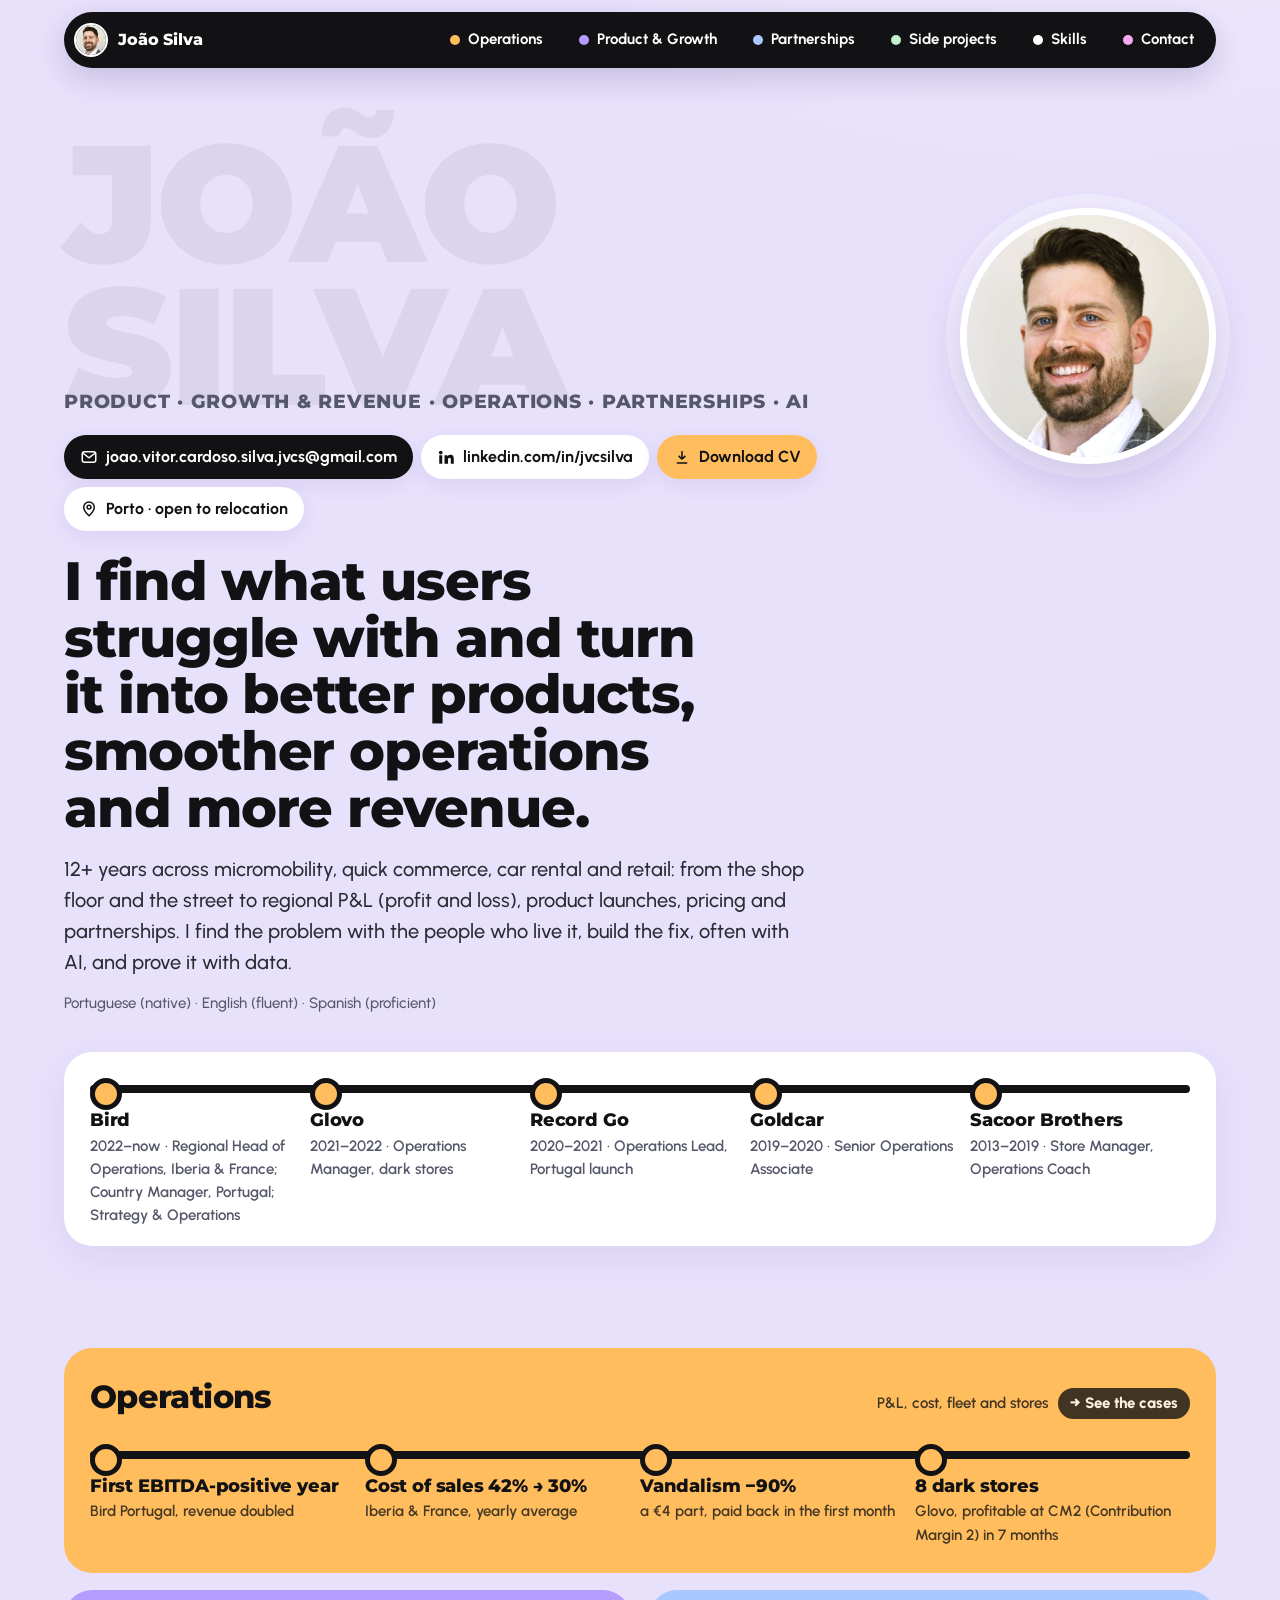
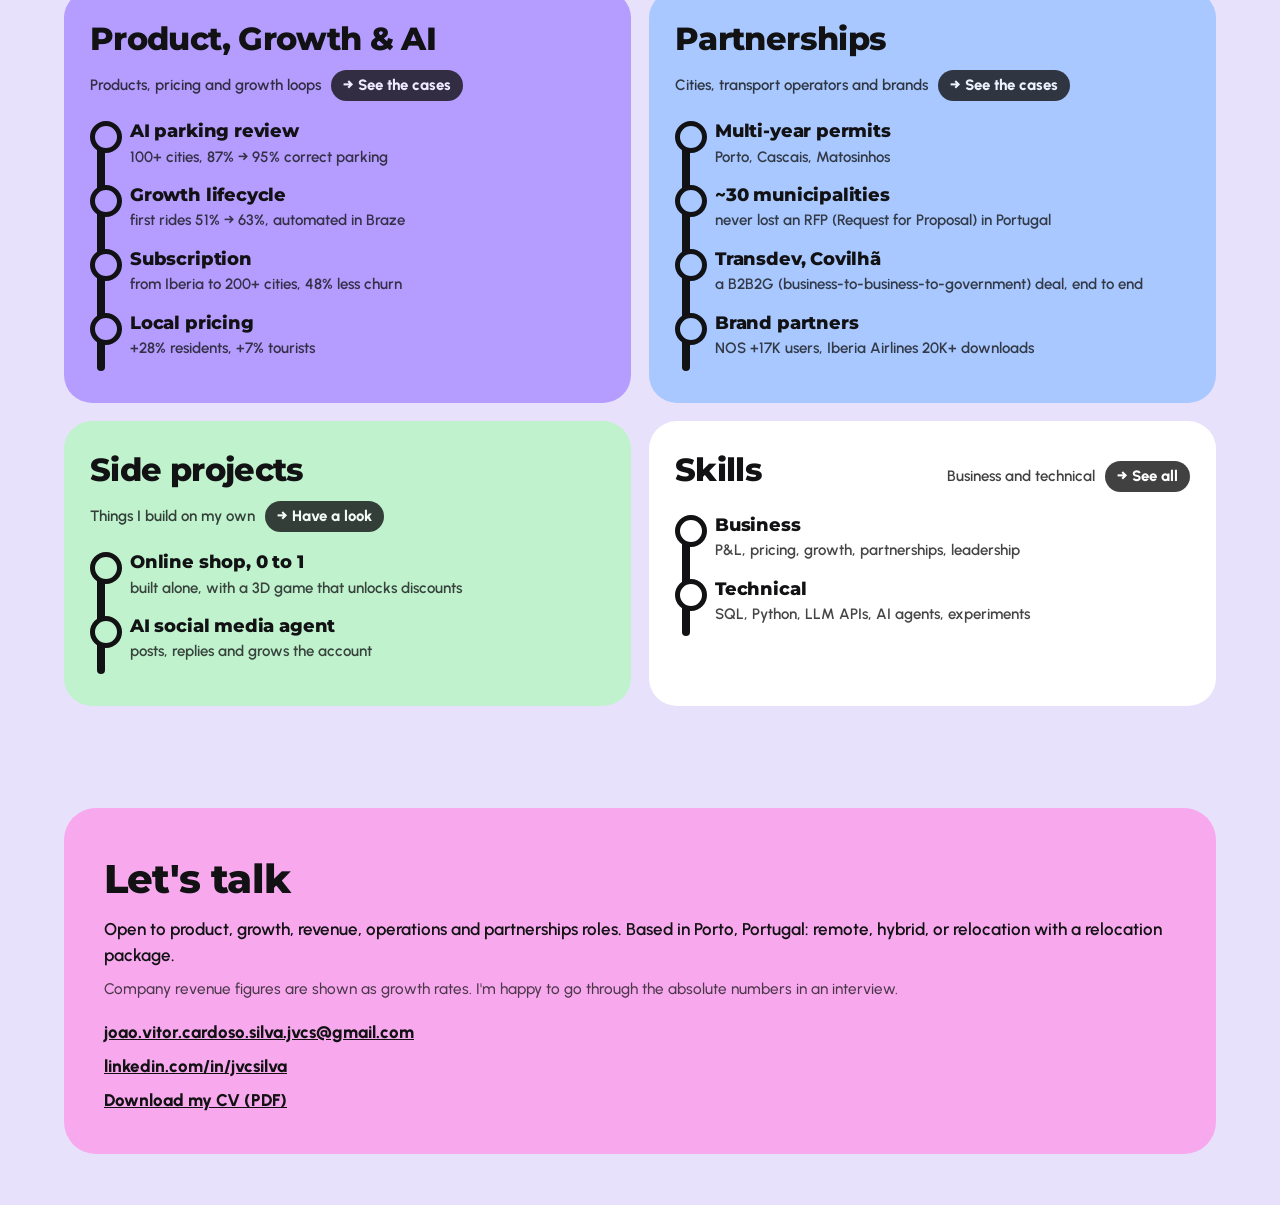
<file: index.html>
<!DOCTYPE html>
<html lang="en">
<head>
<meta charset="utf-8">
<meta name="viewport" content="width=device-width, initial-scale=1">
<title>João Silva Portfolio</title>
<meta name="description" content="João Silva: product, growth, revenue, operations and partnerships, with hands-on AI. 12+ years in micromobility, quick commerce, car rental and retail.">
<link rel="icon" href="assets/favicon.svg" type="image/svg+xml">
<link rel="apple-touch-icon" href="assets/img/apple-touch-icon.png">
<meta property="og:type" content="website">
<meta property="og:title" content="João Silva · Portfolio">
<meta property="og:description" content="João Silva: product, growth, revenue, operations and partnerships, with hands-on AI. 12+ years in micromobility, quick commerce, car rental and retail.">
<meta property="og:url" content="https://jvcsilva.pages.dev/">
<meta property="og:image" content="https://jvcsilva.pages.dev/assets/img/share.jpg">
<meta property="og:image:width" content="1200">
<meta property="og:image:height" content="630">
<meta name="twitter:card" content="summary_large_image">
<link rel="preload" href="assets/fonts/montserrat.woff2" as="font" type="font/woff2" crossorigin>
<link rel="preload" href="assets/fonts/urbanist.woff2" as="font" type="font/woff2" crossorigin>
<link rel="stylesheet" href="assets/styles.css">
</head>
<body>

<header class="top">
  <div class="wrap">
    <a class="brand" href="index.html"><img src="assets/img/joao-avatar.jpg" alt="" width="34" height="34"><span>João Silva</span></a>
    <nav class="nav" aria-label="Portfolio sections">
      <a class="ops" href="operations/index.html"><span class="l">Operations</span><span class="s">Ops</span></a>
      <a class="prod" href="product/index.html"><span class="l">Product &amp; Growth</span><span class="s">Product</span></a>
      <a class="part" href="partnerships/index.html"><span class="l">Partnerships</span><span class="s">Partners</span></a>
      <a class="proj" href="projects/index.html"><span class="l">Side projects</span><span class="s">Projects</span></a>
      <a class="skl" href="skills/index.html"><span class="l">Skills</span><span class="s">Skills</span></a>
      <a class="contact" href="#contact"><span class="l">Contact</span><span class="s">Contact</span></a>
    </nav>
  </div>
</header>

<main>
  <section class="band hero">
    <div class="wrap">
      <div class="hero-grid">
        <div class="hero-text">
          <p class="ghost" aria-hidden="true">João<br>Silva</p>
          <p class="role">Product · Growth &amp; Revenue · Operations · Partnerships · AI</p>
          <ul class="contacts" aria-label="Contact">
            <li><a class="mail" href="mailto:joao.vitor.cardoso.silva.jvcs@gmail.com"><svg viewBox="0 0 24 24" fill="none" stroke="currentColor" stroke-width="2" aria-hidden="true"><rect x="3" y="5" width="18" height="14" rx="3"/><path d="m4 7 8 6 8-6"/></svg><span class="full">joao.vitor.cardoso.silva.jvcs@gmail.com</span><span class="short">Email</span></a></li>
            <li><a href="https://www.linkedin.com/in/jvcsilva"><svg viewBox="0 0 24 24" fill="currentColor" aria-hidden="true"><path d="M4.98 3.5a2.5 2.5 0 1 1 0 5 2.5 2.5 0 0 1 0-5zM3 9.5h4V21H3zM10 9.5h3.8v1.6h.06c.53-1 1.83-2.06 3.77-2.06 4.03 0 4.77 2.65 4.77 6.1V21h-4v-5.1c0-1.22-.02-2.79-1.7-2.79-1.7 0-1.96 1.33-1.96 2.7V21H10z"/></svg><span class="full">linkedin.com/in/jvcsilva</span><span class="short">LinkedIn</span></a></li>
        <li><a class="cvbtn" href="cv/Joao_Silva_CV.pdf" download><svg viewBox="0 0 24 24" fill="none" stroke="currentColor" stroke-width="2" aria-hidden="true"><path d="M12 4v11m0 0-4.5-4.5M12 15l4.5-4.5M5 20h14"/></svg><span class="full">Download CV</span><span class="short">CV</span></a></li>
            <li><span><svg viewBox="0 0 24 24" fill="none" stroke="currentColor" stroke-width="2" aria-hidden="true"><path d="M12 21s-7-6.2-7-11.5a7 7 0 0 1 14 0C19 14.8 12 21 12 21z"/><circle cx="12" cy="9.5" r="2.5"/></svg>Porto · open to relocation</span></li>
          </ul>
          <h1>I find what users struggle with and turn it into better products, smoother operations and more revenue.</h1>
          <p class="lede">12+ years across micromobility, quick commerce, car rental and retail: from the shop floor and the street to regional P&amp;L (profit and loss), product launches, pricing and partnerships. I find the problem with the people who live it, build the fix, often with AI, and prove it with data.</p>
          <p class="who">Portuguese (native) · English (fluent) · Spanish (proficient)</p>
        </div>
        <figure class="portrait">
          <img src="assets/img/joao-square.jpg" alt="Portrait of João Silva" width="640" height="640">
        </figure>
      </div>
      <div class="career" aria-label="Career">
        <ul class="stations" style="--n:5">
          <li><b>Bird</b><span>2022–now · Regional Head of Operations, Iberia &amp; France; Country Manager, Portugal; Strategy &amp; Operations</span></li>
          <li><b>Glovo</b><span>2021–2022 · Operations Manager, dark stores</span></li>
          <li><b>Record Go</b><span>2020–2021 · Operations Lead, Portugal launch</span></li>
          <li><b>Goldcar</b><span>2019–2020 · Senior Operations Associate</span></li>
          <li><b>Sacoor Brothers</b><span>2013–2019 · Store Manager, Operations Coach</span></li>
        </ul>
      </div>
    </div>
  </section>

  <section class="band" aria-label="Portfolio tracks">
    <div class="wrap map">

      <a class="mline ops" href="operations/index.html">
        <div class="mhead">
          <h2>Operations</h2>
          <p>P&amp;L, cost, fleet and stores <span class="go">→ See the cases</span></p>
        </div>
        <ul class="stations" style="--n:4">
          <li><b>First EBITDA-positive year</b><span>Bird Portugal, revenue doubled</span></li>
          <li><b>Cost of sales 42% → 30%</b><span>Iberia &amp; France, yearly average</span></li>
          <li><b>Vandalism −90%</b><span>a €4 part, paid back in the first month</span></li>
          <li><b>8 dark stores</b><span>Glovo, profitable at CM2 (Contribution Margin 2) in 7 months</span></li>
        </ul>
      </a>

      <a class="mline prod" href="product/index.html">
        <div class="mhead">
          <h2>Product, Growth &amp; AI</h2>
          <p>Products, pricing and growth loops <span class="go">→ See the cases</span></p>
        </div>
        <ul class="stations" style="--n:4">
          <li><b>AI parking review</b><span>100+ cities, 87% → 95% correct parking</span></li>
          <li><b>Growth lifecycle</b><span>first rides 51% → 63%, automated in Braze</span></li>
          <li><b>Subscription</b><span>from Iberia to 200+ cities, 48% less churn</span></li>
          <li><b>Local pricing</b><span>+28% residents, +7% tourists</span></li>
        </ul>
      </a>

      <a class="mline part" href="partnerships/index.html">
        <div class="mhead">
          <h2>Partnerships</h2>
          <p>Cities, transport operators and brands <span class="go">→ See the cases</span></p>
        </div>
        <ul class="stations" style="--n:4">
          <li><b>Multi-year permits</b><span>Porto, Cascais, Matosinhos</span></li>
          <li><b>~30 municipalities</b><span>never lost an RFP (Request for Proposal) in Portugal</span></li>
          <li><b>Transdev, Covilhã</b><span>a B2B2G (business-to-business-to-government) deal, end to end</span></li>
          <li><b>Brand partners</b><span>NOS +17K users, Iberia Airlines 20K+ downloads</span></li>
        </ul>
      </a>

      <a class="mline proj" href="projects/index.html">
        <div class="mhead">
          <h2>Side projects</h2>
          <p>Things I build on my own <span class="go">→ Have a look</span></p>
        </div>
        <ul class="stations" style="--n:2">
          <li><b>Online shop, 0 to 1</b><span>built alone, with a 3D game that unlocks discounts</span></li>
          <li><b>AI social media agent</b><span>posts, replies and grows the account</span></li>
        </ul>
      </a>

      <a class="mline skl" href="skills/index.html">
        <div class="mhead">
          <h2>Skills</h2>
          <p>Business and technical <span class="go">→ See all</span></p>
        </div>
        <ul class="stations" style="--n:2">
          <li><b>Business</b><span>P&amp;L, pricing, growth, partnerships, leadership</span></li>
          <li><b>Technical</b><span>SQL, Python, LLM APIs, AI agents, experiments</span></li>
        </ul>
      </a>

    </div>
  </section>
</main>

<footer class="band foot" id="contact">
  <div class="wrap">
    <div>
      <h2>Let's talk</h2>
      <p>Open to product, growth, revenue, operations and partnerships roles. Based in Porto, Portugal: remote, hybrid, or relocation with a relocation package.</p>
      <p class="fig-note">Company revenue figures are shown as growth rates. I'm happy to go through the absolute numbers in an interview.</p>
    </div>
    <ul>
      <li><a href="mailto:joao.vitor.cardoso.silva.jvcs@gmail.com">joao.vitor.cardoso.silva.jvcs@gmail.com</a></li>
      <li><a href="https://www.linkedin.com/in/jvcsilva">linkedin.com/in/jvcsilva</a></li>
      <li><a href="cv/Joao_Silva_CV.pdf" download>Download my CV (PDF)</a></li>
    </ul>
  </div>
</footer>

<script>
{
  const root=document.documentElement;
  const calm=window.matchMedia('(prefers-reduced-motion: reduce)').matches;
  if(!calm&&'IntersectionObserver' in window){
    root.classList.add('js');
    const hero=[...document.querySelectorAll('.hero .wrap > :not(.hero-grid), .hero-text > *, .portrait')];
    hero.forEach((el,i)=>{el.classList.add('reveal');el.style.setProperty('--d',(i*0.07).toFixed(2)+'s');});
    const rest=[...document.querySelectorAll('.career, .mline, .stop, .skillcard, .xfer a, .foot .wrap')];
    rest.forEach(el=>el.classList.add('reveal'));
    document.querySelectorAll('.stations').forEach(ul=>[...ul.children].forEach((li,i)=>li.style.setProperty('--i',i)));
    requestAnimationFrame(()=>requestAnimationFrame(()=>hero.forEach(el=>el.classList.add('in'))));
    const seen=new IntersectionObserver(entries=>{
      let n=0;
      entries.forEach(e=>{if(e.isIntersecting){e.target.style.setProperty('--d',(n++*0.08).toFixed(2)+'s');e.target.classList.add('in');seen.unobserve(e.target);}});
    },{rootMargin:'0px 0px -8% 0px',threshold:0});
    rest.forEach(el=>seen.observe(el));
    window.addEventListener('beforeprint',()=>document.querySelectorAll('.reveal').forEach(el=>el.classList.add('in')));
  }
}
</script>
</body>
</html>
</file>
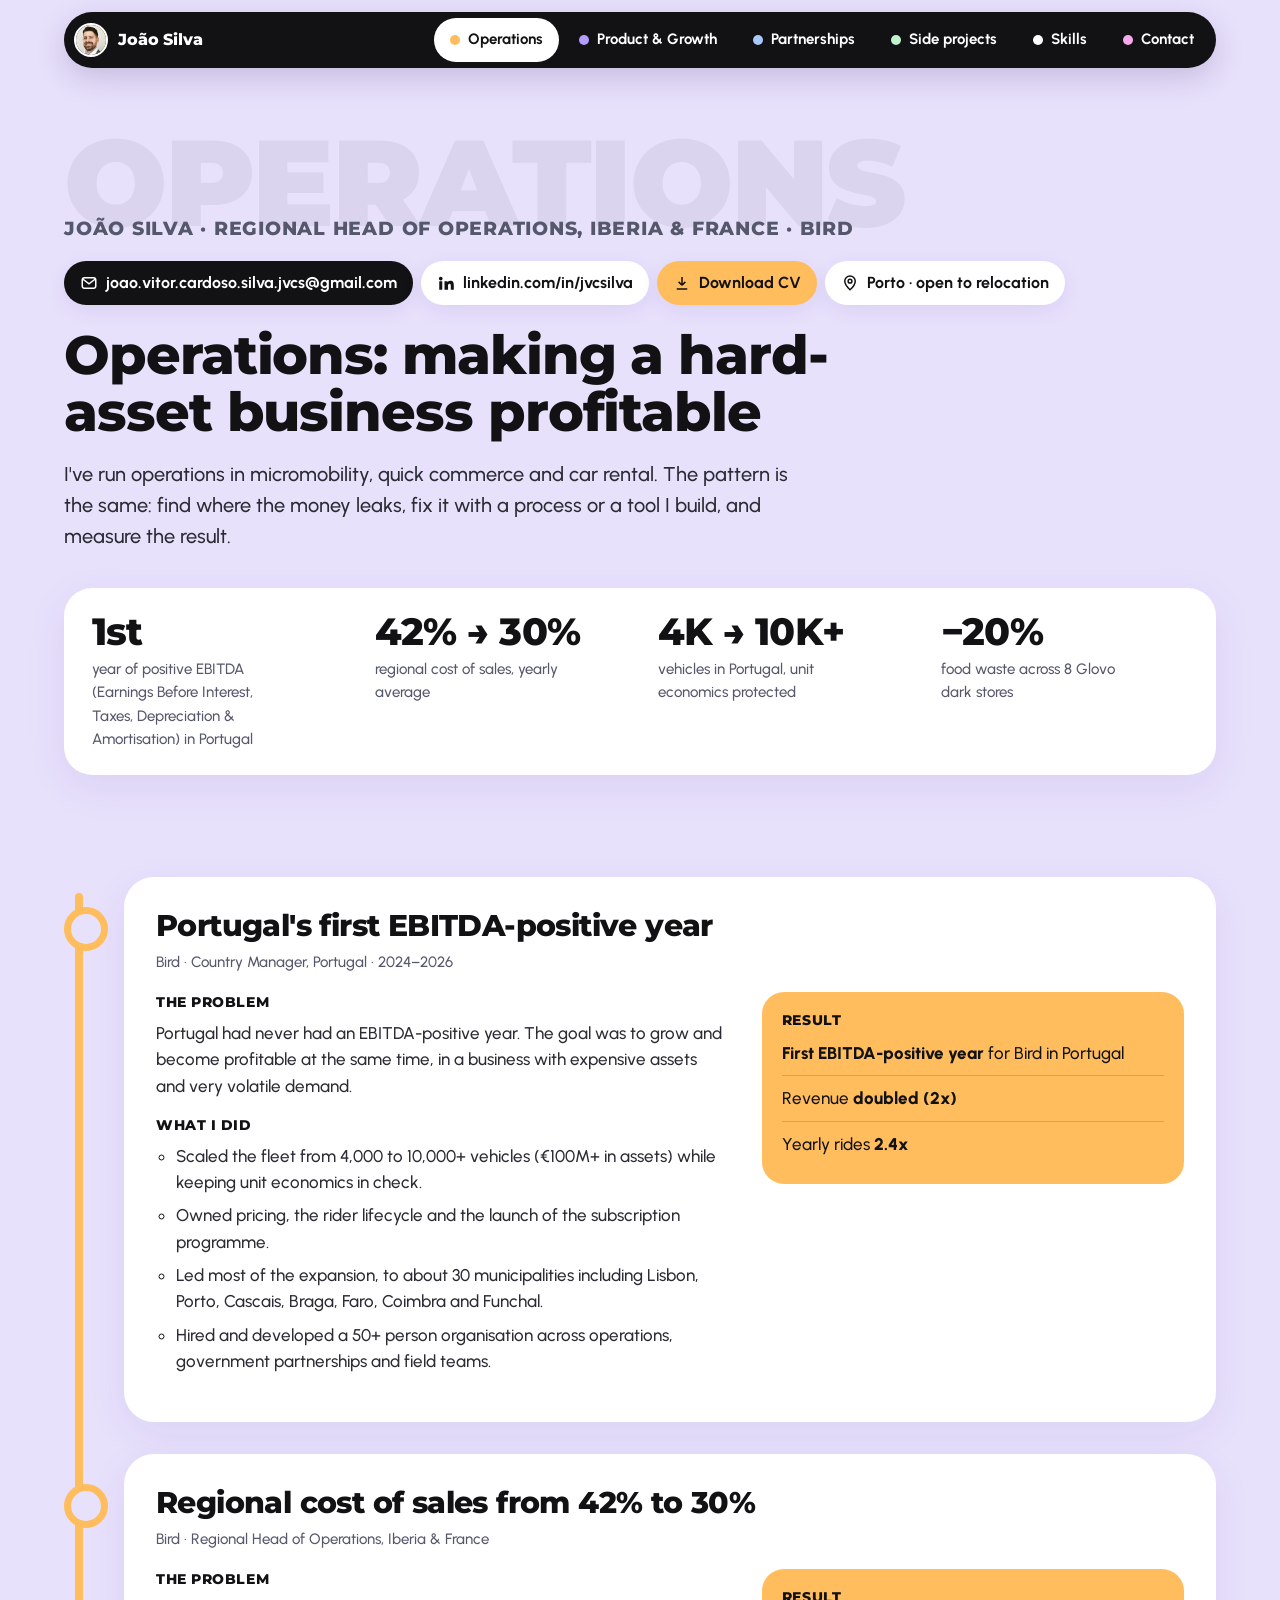
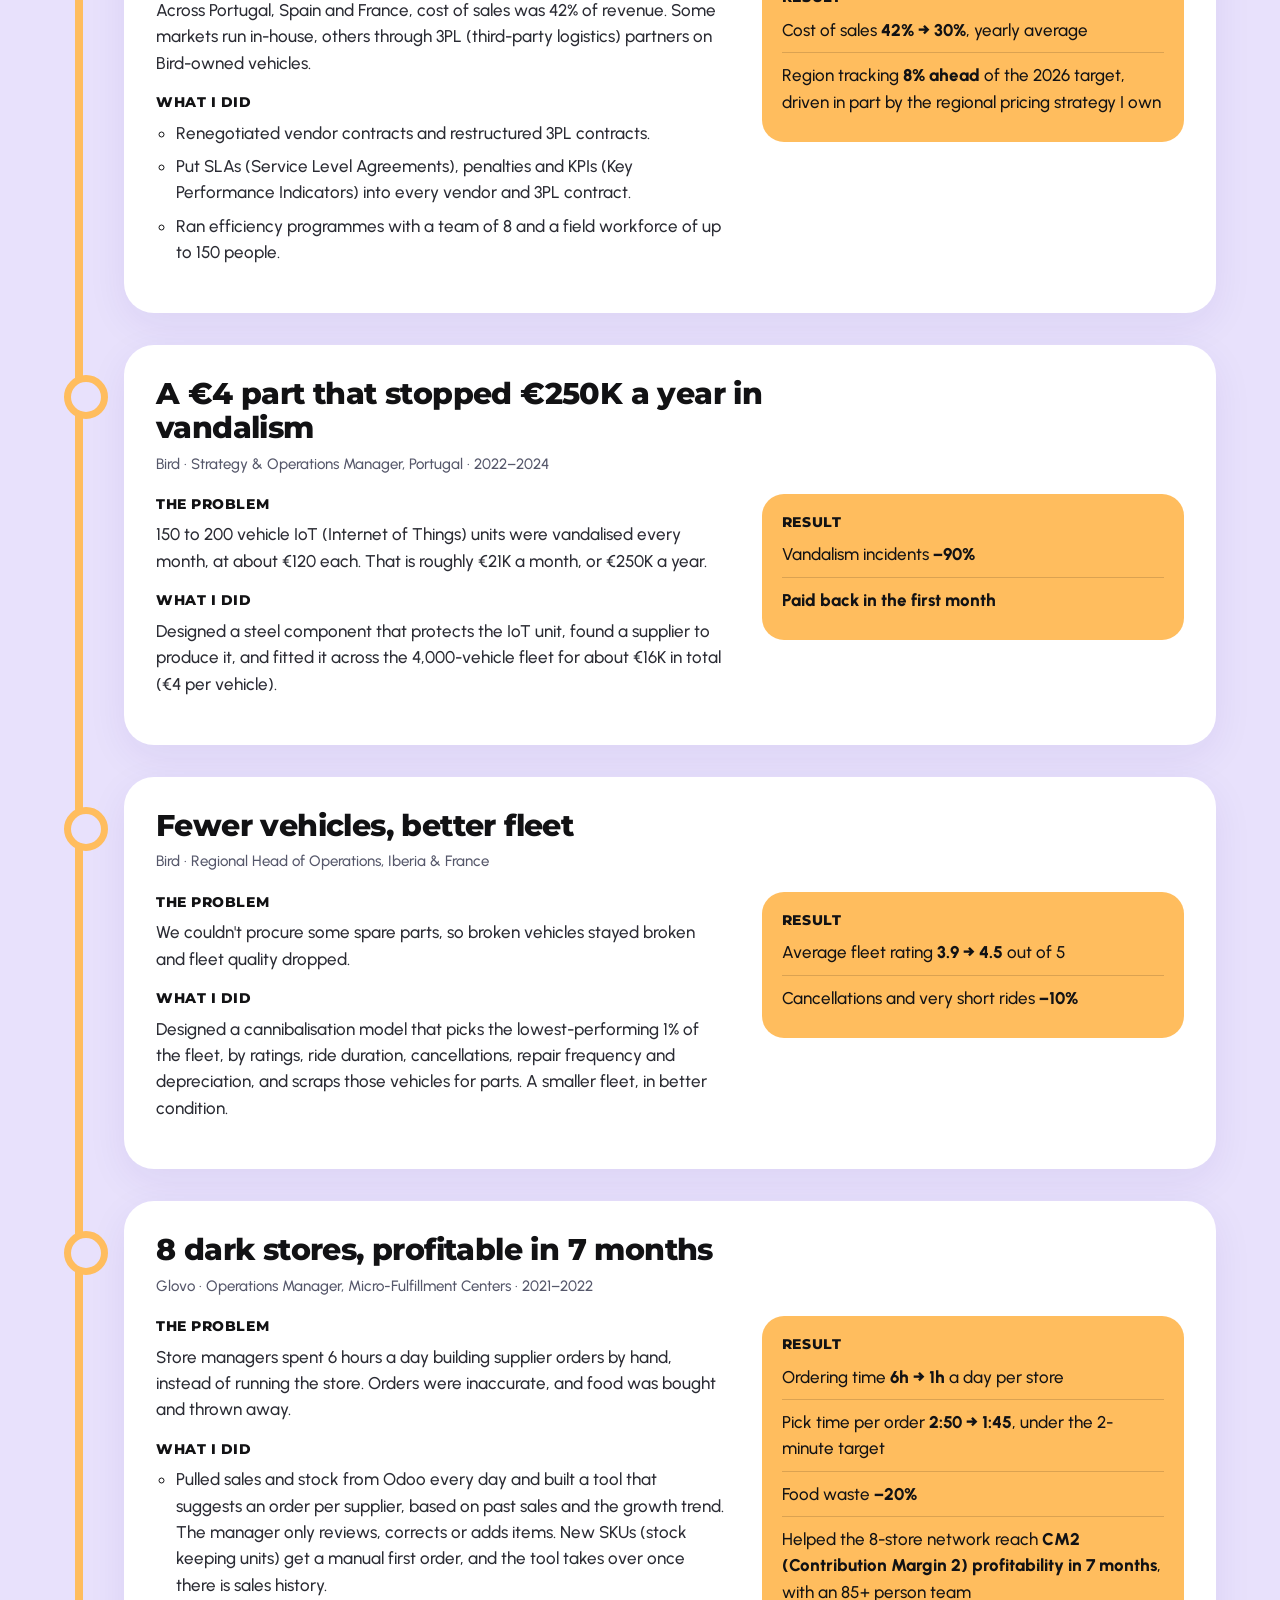
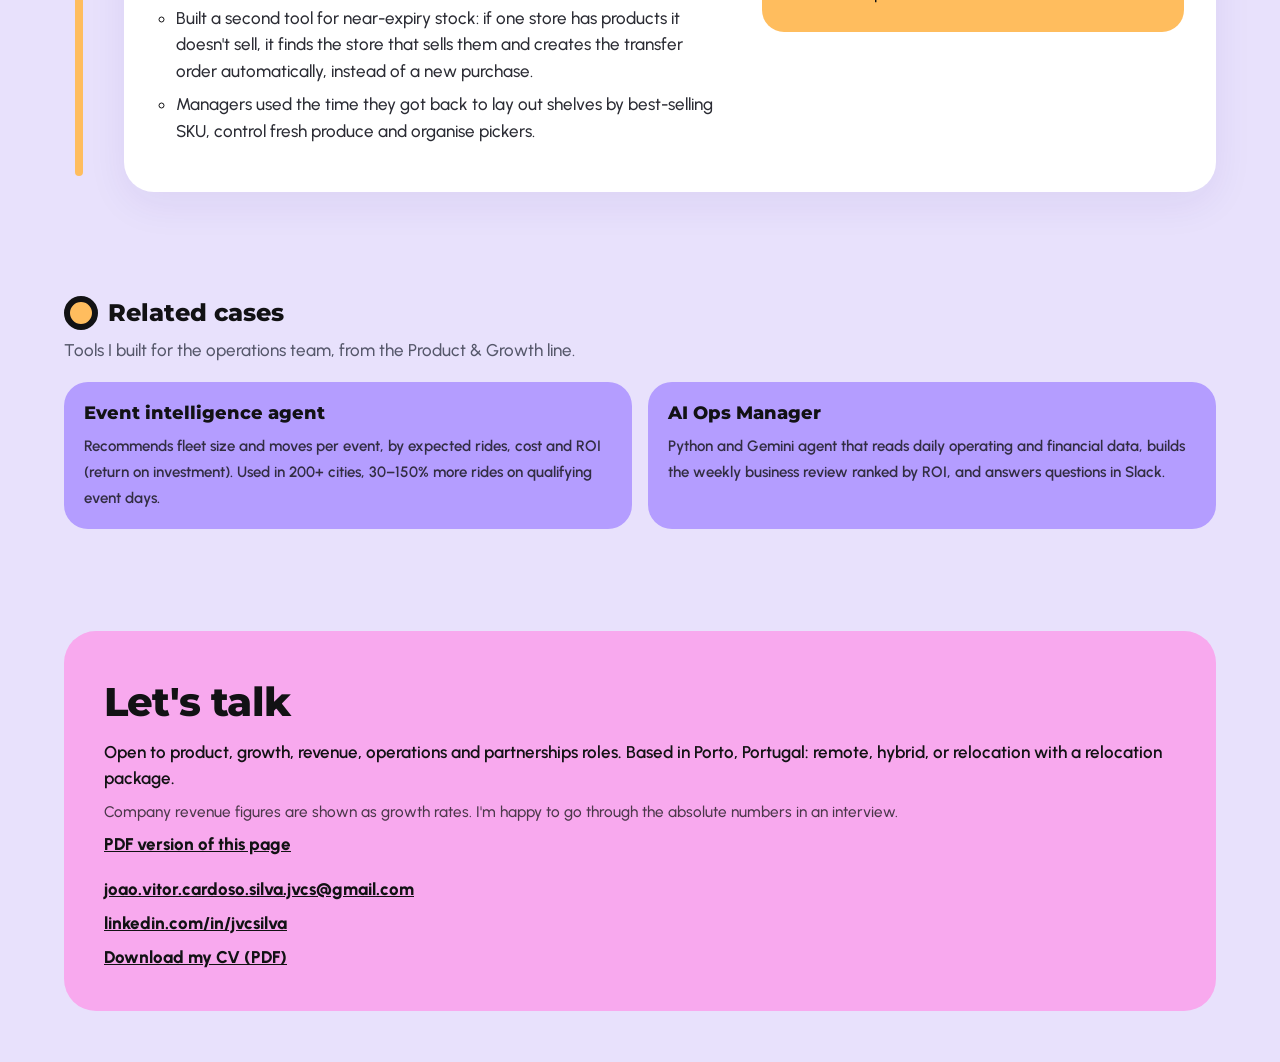
<file: operations/index.html>
<!DOCTYPE html>
<html lang="en">
<head>
<meta charset="utf-8">
<meta name="viewport" content="width=device-width, initial-scale=1">
<title>João Silva Operations</title>
<meta name="description" content="Operations cases: Portugal's first EBITDA-positive year at Bird, regional cost of sales from 42% to 30%, fleet quality, and 8 Glovo dark stores profitable in 7 months.">
<link rel="icon" href="../assets/favicon.svg" type="image/svg+xml">
<link rel="apple-touch-icon" href="../assets/img/apple-touch-icon.png">
<meta property="og:type" content="website">
<meta property="og:title" content="João Silva · Operations cases">
<meta property="og:description" content="Operations cases: Portugal's first EBITDA-positive year at Bird, regional cost of sales from 42% to 30%, fleet quality, and 8 Glovo dark stores profitable in 7 months.">
<meta property="og:url" content="https://jvcsilva.pages.dev/operations/">
<meta property="og:image" content="https://jvcsilva.pages.dev/assets/img/share.jpg">
<meta property="og:image:width" content="1200">
<meta property="og:image:height" content="630">
<meta name="twitter:card" content="summary_large_image">
<link rel="preload" href="../assets/fonts/montserrat.woff2" as="font" type="font/woff2" crossorigin>
<link rel="preload" href="../assets/fonts/urbanist.woff2" as="font" type="font/woff2" crossorigin>
<link rel="stylesheet" href="../assets/styles.css">
</head>
<body class="ops">

<header class="top">
  <div class="wrap">
    <a class="brand" href="../index.html"><img src="../assets/img/joao-avatar.jpg" alt="" width="34" height="34"><span>João Silva</span></a>
    <nav class="nav" aria-label="Portfolio sections">
      <a class="ops" href="../operations/index.html" aria-current="page"><span class="l">Operations</span><span class="s">Ops</span></a>
      <a class="prod" href="../product/index.html"><span class="l">Product &amp; Growth</span><span class="s">Product</span></a>
      <a class="part" href="../partnerships/index.html"><span class="l">Partnerships</span><span class="s">Partners</span></a>
      <a class="proj" href="../projects/index.html"><span class="l">Side projects</span><span class="s">Projects</span></a>
      <a class="skl" href="../skills/index.html"><span class="l">Skills</span><span class="s">Skills</span></a>
      <a class="contact" href="#contact"><span class="l">Contact</span><span class="s">Contact</span></a>
    </nav>
  </div>
</header>

<main>
  <section class="band hero">
    <div class="wrap">
      <p class="ghost sm" aria-hidden="true">Operations</p>
      <p class="role">João Silva · Regional Head of Operations, Iberia &amp; France · Bird</p>
      <ul class="contacts" aria-label="Contact">
        <li><a class="mail" href="mailto:joao.vitor.cardoso.silva.jvcs@gmail.com"><svg viewBox="0 0 24 24" fill="none" stroke="currentColor" stroke-width="2" aria-hidden="true"><rect x="3" y="5" width="18" height="14" rx="3"/><path d="m4 7 8 6 8-6"/></svg><span class="full">joao.vitor.cardoso.silva.jvcs@gmail.com</span><span class="short">Email</span></a></li>
        <li><a href="https://www.linkedin.com/in/jvcsilva"><svg viewBox="0 0 24 24" fill="currentColor" aria-hidden="true"><path d="M4.98 3.5a2.5 2.5 0 1 1 0 5 2.5 2.5 0 0 1 0-5zM3 9.5h4V21H3zM10 9.5h3.8v1.6h.06c.53-1 1.83-2.06 3.77-2.06 4.03 0 4.77 2.65 4.77 6.1V21h-4v-5.1c0-1.22-.02-2.79-1.7-2.79-1.7 0-1.96 1.33-1.96 2.7V21H10z"/></svg><span class="full">linkedin.com/in/jvcsilva</span><span class="short">LinkedIn</span></a></li>
        <li><a class="cvbtn" href="../cv/Joao_Silva_CV.pdf" download><svg viewBox="0 0 24 24" fill="none" stroke="currentColor" stroke-width="2" aria-hidden="true"><path d="M12 4v11m0 0-4.5-4.5M12 15l4.5-4.5M5 20h14"/></svg><span class="full">Download CV</span><span class="short">CV</span></a></li>
        <li><span><svg viewBox="0 0 24 24" fill="none" stroke="currentColor" stroke-width="2" aria-hidden="true"><path d="M12 21s-7-6.2-7-11.5a7 7 0 0 1 14 0C19 14.8 12 21 12 21z"/><circle cx="12" cy="9.5" r="2.5"/></svg>Porto · open to relocation</span></li>
      </ul>
      <h1>Operations: making a hard-asset business profitable</h1>
      <p class="lede">I've run operations in micromobility, quick commerce and car rental. The pattern is the same: find where the money leaks, fix it with a process or a tool I build, and measure the result.</p>
      <div class="figs">
        <div class="fig"><b>1st</b><span>year of positive EBITDA (Earnings Before Interest, Taxes, Depreciation &amp; Amortisation) in Portugal</span></div>
        <div class="fig"><b>42% → 30%</b><span>regional cost of sales, yearly average</span></div>
        <div class="fig"><b>4K → 10K+</b><span>vehicles in Portugal, unit economics protected</span></div>
        <div class="fig"><b>−20%</b><span>food waste across 8 Glovo dark stores</span></div>
      </div>
    </div>
  </section>

  <section class="band">
    <div class="wrap">
      <ol class="route">

        <li class="stop">
          <h2>Portugal's first EBITDA-positive year</h2>
          <p class="where">Bird · Country Manager, Portugal · 2024–2026</p>
          <div class="case">
            <div>
              <h3>The problem</h3>
              <p>Portugal had never had an EBITDA-positive year. The goal was to grow and become profitable at the same time, in a business with expensive assets and very volatile demand.</p>
              <h3>What I did</h3>
              <ul>
                <li>Scaled the fleet from 4,000 to 10,000+ vehicles (€100M+ in assets) while keeping unit economics in check.</li>
                <li>Owned pricing, the rider lifecycle and the launch of the subscription programme.</li>
                <li>Led most of the expansion, to about 30 municipalities including Lisbon, Porto, Cascais, Braga, Faro, Coimbra and Funchal.</li>
                <li>Hired and developed a 50+ person organisation across operations, government partnerships and field teams.</li>
              </ul>
            </div>
            <div class="result">
              <h3>Result</h3>
              <ul>
                <li><strong>First EBITDA-positive year</strong> for Bird in Portugal</li>
                <li>Revenue <strong>doubled (2x)</strong></li>
                <li>Yearly rides <strong>2.4x</strong></li>
              </ul>
            </div>
          </div>
        </li>

        <li class="stop">
          <h2>Regional cost of sales from 42% to 30%</h2>
          <p class="where">Bird · Regional Head of Operations, Iberia &amp; France</p>
          <div class="case">
            <div>
              <h3>The problem</h3>
              <p>Across Portugal, Spain and France, cost of sales was 42% of revenue. Some markets run in-house, others through 3PL (third-party logistics) partners on Bird-owned vehicles.</p>
              <h3>What I did</h3>
              <ul>
                <li>Renegotiated vendor contracts and restructured 3PL contracts.</li>
                <li>Put SLAs (Service Level Agreements), penalties and KPIs (Key Performance Indicators) into every vendor and 3PL contract.</li>
                <li>Ran efficiency programmes with a team of 8 and a field workforce of up to 150 people.</li>
              </ul>
            </div>
            <div class="result">
              <h3>Result</h3>
              <ul>
                <li>Cost of sales <strong>42% → 30%</strong>, yearly average</li>
                <li>Region tracking <strong>8% ahead</strong> of the 2026 target, driven in part by the regional pricing strategy I own</li>
              </ul>
            </div>
          </div>
        </li>

        <li class="stop">
          <h2>A €4 part that stopped €250K a year in vandalism</h2>
          <p class="where">Bird · Strategy &amp; Operations Manager, Portugal · 2022–2024</p>
          <div class="case">
            <div>
              <h3>The problem</h3>
              <p>150 to 200 vehicle IoT (Internet of Things) units were vandalised every month, at about €120 each. That is roughly €21K a month, or €250K a year.</p>
              <h3>What I did</h3>
              <p>Designed a steel component that protects the IoT unit, found a supplier to produce it, and fitted it across the 4,000-vehicle fleet for about €16K in total (€4 per vehicle).</p>
            </div>
            <div class="result">
              <h3>Result</h3>
              <ul>
                <li>Vandalism incidents <strong>−90%</strong></li>
                <li><strong>Paid back in the first month</strong></li>
              </ul>
            </div>
          </div>
        </li>

        <li class="stop">
          <h2>Fewer vehicles, better fleet</h2>
          <p class="where">Bird · Regional Head of Operations, Iberia &amp; France</p>
          <div class="case">
            <div>
              <h3>The problem</h3>
              <p>We couldn't procure some spare parts, so broken vehicles stayed broken and fleet quality dropped.</p>
              <h3>What I did</h3>
              <p>Designed a cannibalisation model that picks the lowest-performing 1% of the fleet, by ratings, ride duration, cancellations, repair frequency and depreciation, and scraps those vehicles for parts. A smaller fleet, in better condition.</p>
            </div>
            <div class="result">
              <h3>Result</h3>
              <ul>
                <li>Average fleet rating <strong>3.9 → 4.5</strong> out of 5</li>
                <li>Cancellations and very short rides <strong>−10%</strong></li>
              </ul>
            </div>
          </div>
        </li>

        <li class="stop">
          <h2>8 dark stores, profitable in 7 months</h2>
          <p class="where">Glovo · Operations Manager, Micro-Fulfillment Centers · 2021–2022</p>
          <div class="case">
            <div>
              <h3>The problem</h3>
              <p>Store managers spent 6 hours a day building supplier orders by hand, instead of running the store. Orders were inaccurate, and food was bought and thrown away.</p>
              <h3>What I did</h3>
              <ul>
                <li>Pulled sales and stock from Odoo every day and built a tool that suggests an order per supplier, based on past sales and the growth trend. The manager only reviews, corrects or adds items. New SKUs (stock keeping units) get a manual first order, and the tool takes over once there is sales history.</li>
                <li>Built a second tool for near-expiry stock: if one store has products it doesn't sell, it finds the store that sells them and creates the transfer order automatically, instead of a new purchase.</li>
                <li>Managers used the time they got back to lay out shelves by best-selling SKU, control fresh produce and organise pickers.</li>
              </ul>
            </div>
            <div class="result">
              <h3>Result</h3>
              <ul>
                <li>Ordering time <strong>6h → 1h</strong> a day per store</li>
                <li>Pick time per order <strong>2:50 → 1:45</strong>, under the 2-minute target</li>
                <li>Food waste <strong>−20%</strong></li>
                <li>Helped the 8-store network reach <strong>CM2 (Contribution Margin 2) profitability in 7 months</strong>, with an 85+ person team</li>
              </ul>
            </div>
          </div>
        </li>

      </ol>
    </div>
  </section>

  <section class="band change">
    <div class="wrap">
      <h2>Related cases</h2>
      <p>Tools I built for the operations team, from the Product &amp; Growth line.</p>
      <div class="xfer">
        <a class="prod" href="../product/index.html#agents"><b>Event intelligence agent</b><span>Recommends fleet size and moves per event, by expected rides, cost and ROI (return on investment). Used in 200+ cities, 30–150% more rides on qualifying event days.</span></a>
        <a class="prod" href="../product/index.html#agents"><b>AI Ops Manager</b><span>Python and Gemini agent that reads daily operating and financial data, builds the weekly business review ranked by ROI, and answers questions in Slack.</span></a>
      </div>
    </div>
  </section>
</main>

<footer class="band foot" id="contact">
  <div class="wrap">
    <div>
      <h2>Let's talk</h2>
      <p>Open to product, growth, revenue, operations and partnerships roles. Based in Porto, Portugal: remote, hybrid, or relocation with a relocation package.</p>
      <p class="fig-note">Company revenue figures are shown as growth rates. I'm happy to go through the absolute numbers in an interview.</p>
      <p class="noprint"><a href="../pdf/Joao_Silva_Portfolio_Operations.pdf">PDF version of this page</a></p>
    </div>
    <ul>
      <li><a href="mailto:joao.vitor.cardoso.silva.jvcs@gmail.com">joao.vitor.cardoso.silva.jvcs@gmail.com</a></li>
      <li><a href="https://www.linkedin.com/in/jvcsilva">linkedin.com/in/jvcsilva</a></li>
      <li><a href="../cv/Joao_Silva_CV.pdf" download>Download my CV (PDF)</a></li>
    </ul>
  </div>
</footer>

<script>
{
  const root=document.documentElement;
  const calm=window.matchMedia('(prefers-reduced-motion: reduce)').matches;
  if(!calm&&'IntersectionObserver' in window){
    root.classList.add('js');
    const hero=[...document.querySelectorAll('.hero .wrap > :not(.hero-grid), .hero-text > *, .portrait')];
    hero.forEach((el,i)=>{el.classList.add('reveal');el.style.setProperty('--d',(i*0.07).toFixed(2)+'s');});
    const rest=[...document.querySelectorAll('.career, .mline, .stop, .skillcard, .xfer a, .foot .wrap')];
    rest.forEach(el=>el.classList.add('reveal'));
    document.querySelectorAll('.stations').forEach(ul=>[...ul.children].forEach((li,i)=>li.style.setProperty('--i',i)));
    requestAnimationFrame(()=>requestAnimationFrame(()=>hero.forEach(el=>el.classList.add('in'))));
    const seen=new IntersectionObserver(entries=>{
      let n=0;
      entries.forEach(e=>{if(e.isIntersecting){e.target.style.setProperty('--d',(n++*0.08).toFixed(2)+'s');e.target.classList.add('in');seen.unobserve(e.target);}});
    },{rootMargin:'0px 0px -8% 0px',threshold:0});
    rest.forEach(el=>seen.observe(el));
    window.addEventListener('beforeprint',()=>document.querySelectorAll('.reveal').forEach(el=>el.classList.add('in')));
  }
}
</script>
</body>
</html>
</file>
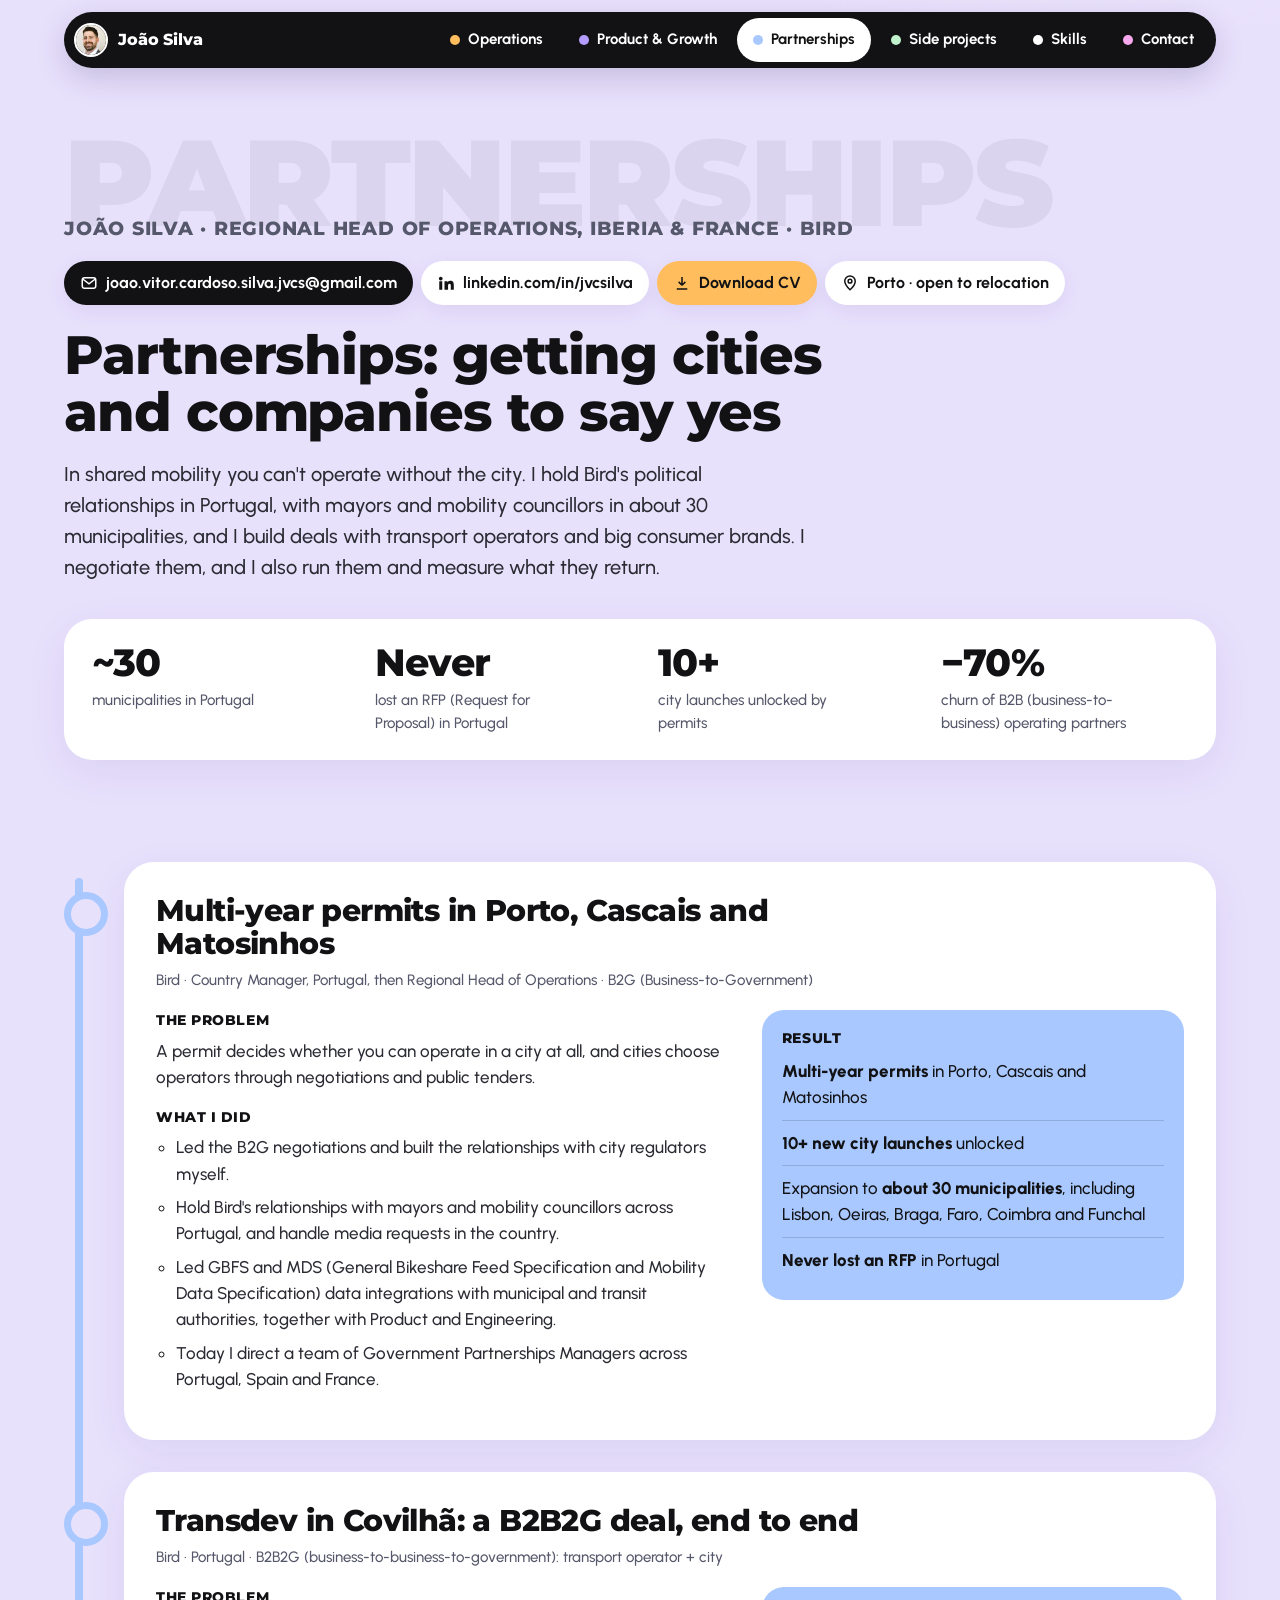
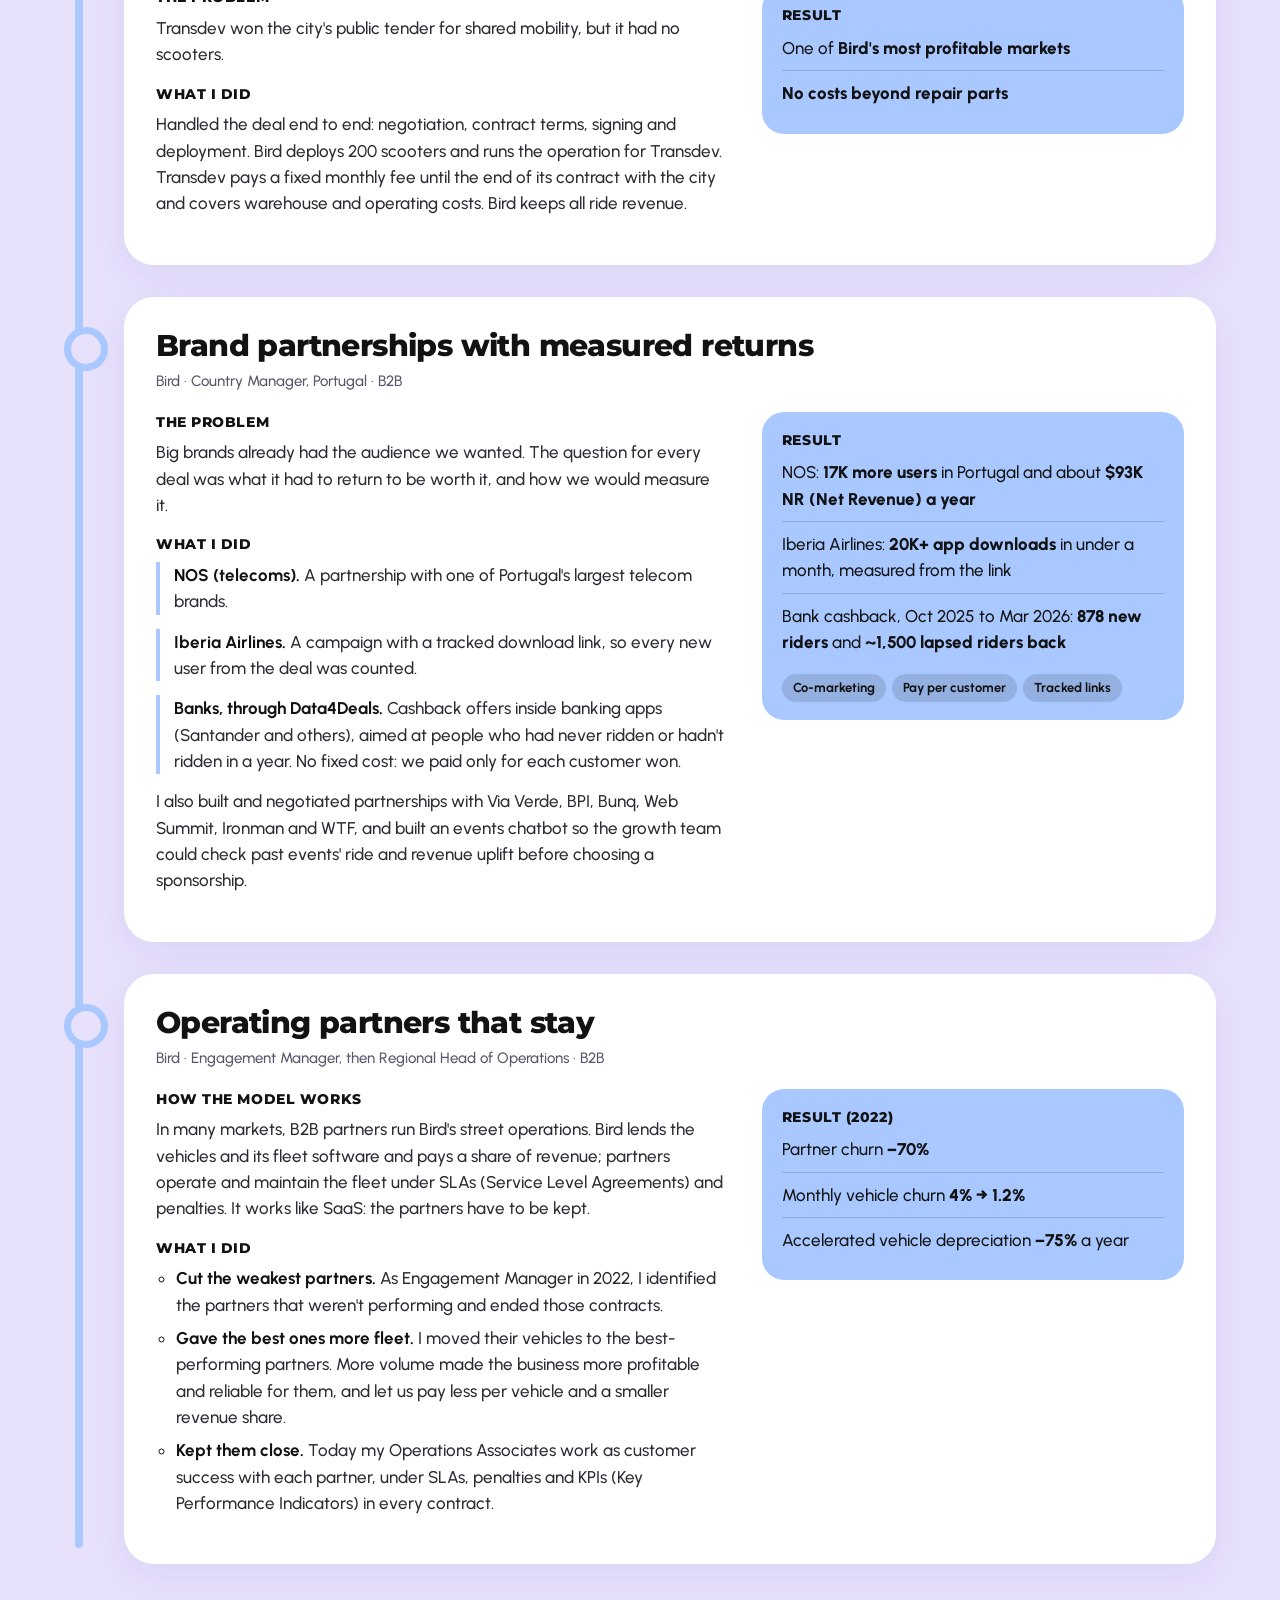
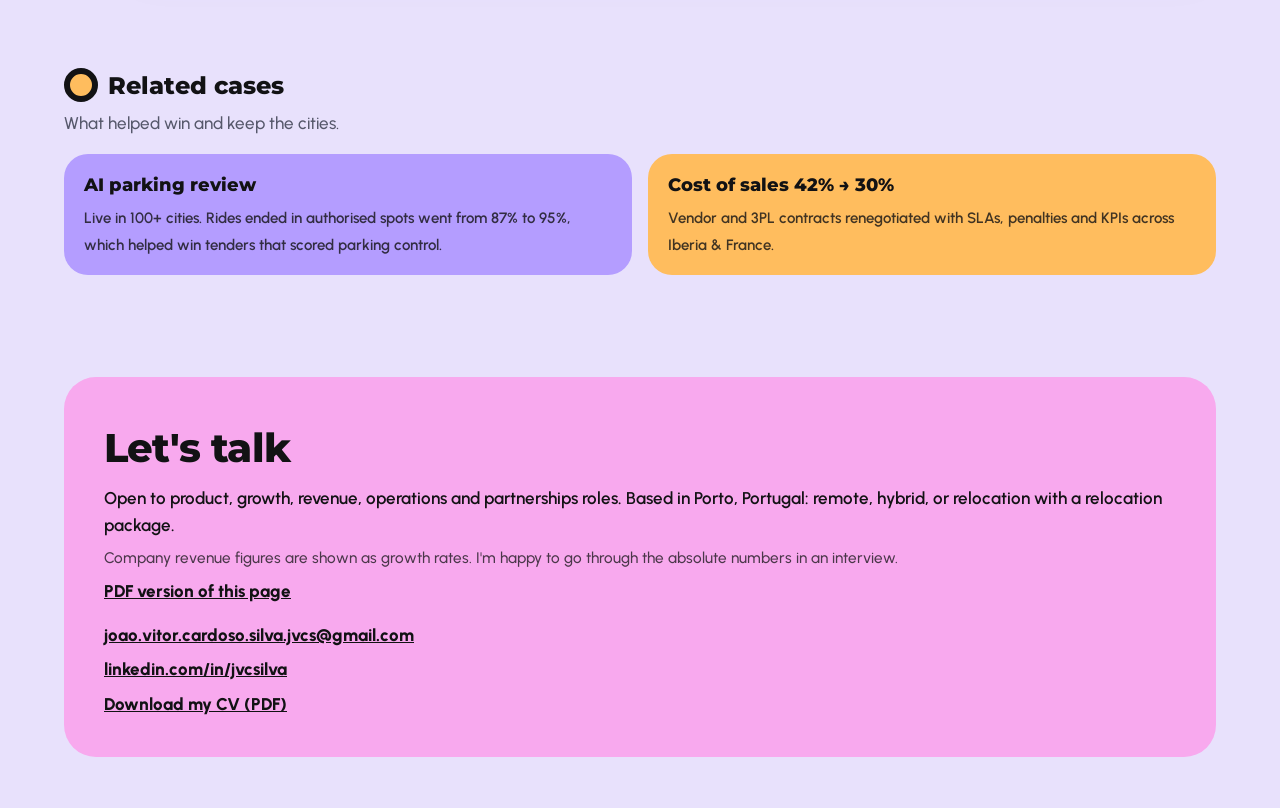
<file: partnerships/index.html>
<!DOCTYPE html>
<html lang="en">
<head>
<meta charset="utf-8">
<meta name="viewport" content="width=device-width, initial-scale=1">
<title>João Silva Partnerships</title>
<meta name="description" content="Partnership cases: multi-year permits in Porto, Cascais and Matosinhos, about 30 municipalities, a B2B2G deal with Transdev, brand partnerships and operating partners.">
<link rel="icon" href="../assets/favicon.svg" type="image/svg+xml">
<link rel="apple-touch-icon" href="../assets/img/apple-touch-icon.png">
<meta property="og:type" content="website">
<meta property="og:title" content="João Silva · Partnership cases">
<meta property="og:description" content="Partnership cases: multi-year permits in Porto, Cascais and Matosinhos, about 30 municipalities, a B2B2G deal with Transdev, brand partnerships and operating partners.">
<meta property="og:url" content="https://jvcsilva.pages.dev/partnerships/">
<meta property="og:image" content="https://jvcsilva.pages.dev/assets/img/share.jpg">
<meta property="og:image:width" content="1200">
<meta property="og:image:height" content="630">
<meta name="twitter:card" content="summary_large_image">
<link rel="preload" href="../assets/fonts/montserrat.woff2" as="font" type="font/woff2" crossorigin>
<link rel="preload" href="../assets/fonts/urbanist.woff2" as="font" type="font/woff2" crossorigin>
<link rel="stylesheet" href="../assets/styles.css">
</head>
<body class="part">

<header class="top">
  <div class="wrap">
    <a class="brand" href="../index.html"><img src="../assets/img/joao-avatar.jpg" alt="" width="34" height="34"><span>João Silva</span></a>
    <nav class="nav" aria-label="Portfolio sections">
      <a class="ops" href="../operations/index.html"><span class="l">Operations</span><span class="s">Ops</span></a>
      <a class="prod" href="../product/index.html"><span class="l">Product &amp; Growth</span><span class="s">Product</span></a>
      <a class="part" href="../partnerships/index.html" aria-current="page"><span class="l">Partnerships</span><span class="s">Partners</span></a>
      <a class="proj" href="../projects/index.html"><span class="l">Side projects</span><span class="s">Projects</span></a>
      <a class="skl" href="../skills/index.html"><span class="l">Skills</span><span class="s">Skills</span></a>
      <a class="contact" href="#contact"><span class="l">Contact</span><span class="s">Contact</span></a>
    </nav>
  </div>
</header>

<main>
  <section class="band hero">
    <div class="wrap">
      <p class="ghost sm" aria-hidden="true">Partnerships</p>
      <p class="role">João Silva · Regional Head of Operations, Iberia &amp; France · Bird</p>
      <ul class="contacts" aria-label="Contact">
        <li><a class="mail" href="mailto:joao.vitor.cardoso.silva.jvcs@gmail.com"><svg viewBox="0 0 24 24" fill="none" stroke="currentColor" stroke-width="2" aria-hidden="true"><rect x="3" y="5" width="18" height="14" rx="3"/><path d="m4 7 8 6 8-6"/></svg><span class="full">joao.vitor.cardoso.silva.jvcs@gmail.com</span><span class="short">Email</span></a></li>
        <li><a href="https://www.linkedin.com/in/jvcsilva"><svg viewBox="0 0 24 24" fill="currentColor" aria-hidden="true"><path d="M4.98 3.5a2.5 2.5 0 1 1 0 5 2.5 2.5 0 0 1 0-5zM3 9.5h4V21H3zM10 9.5h3.8v1.6h.06c.53-1 1.83-2.06 3.77-2.06 4.03 0 4.77 2.65 4.77 6.1V21h-4v-5.1c0-1.22-.02-2.79-1.7-2.79-1.7 0-1.96 1.33-1.96 2.7V21H10z"/></svg><span class="full">linkedin.com/in/jvcsilva</span><span class="short">LinkedIn</span></a></li>
        <li><a class="cvbtn" href="../cv/Joao_Silva_CV.pdf" download><svg viewBox="0 0 24 24" fill="none" stroke="currentColor" stroke-width="2" aria-hidden="true"><path d="M12 4v11m0 0-4.5-4.5M12 15l4.5-4.5M5 20h14"/></svg><span class="full">Download CV</span><span class="short">CV</span></a></li>
        <li><span><svg viewBox="0 0 24 24" fill="none" stroke="currentColor" stroke-width="2" aria-hidden="true"><path d="M12 21s-7-6.2-7-11.5a7 7 0 0 1 14 0C19 14.8 12 21 12 21z"/><circle cx="12" cy="9.5" r="2.5"/></svg>Porto · open to relocation</span></li>
      </ul>
      <h1>Partnerships: getting cities and companies to say yes</h1>
      <p class="lede">In shared mobility you can't operate without the city. I hold Bird's political relationships in Portugal, with mayors and mobility councillors in about 30 municipalities, and I build deals with transport operators and big consumer brands. I negotiate them, and I also run them and measure what they return.</p>
      <div class="figs">
        <div class="fig"><b>~30</b><span>municipalities in Portugal</span></div>
        <div class="fig"><b>Never</b><span>lost an RFP (Request for Proposal) in Portugal</span></div>
        <div class="fig"><b>10+</b><span>city launches unlocked by permits</span></div>
        <div class="fig"><b>−70%</b><span>churn of B2B (business-to-business) operating partners</span></div>
      </div>
    </div>
  </section>

  <section class="band">
    <div class="wrap">
      <ol class="route">

        <li class="stop">
          <h2>Multi-year permits in Porto, Cascais and Matosinhos</h2>
          <p class="where">Bird · Country Manager, Portugal, then Regional Head of Operations · B2G (Business-to-Government)</p>
          <div class="case">
            <div>
              <h3>The problem</h3>
              <p>A permit decides whether you can operate in a city at all, and cities choose operators through negotiations and public tenders.</p>
              <h3>What I did</h3>
              <ul>
                <li>Led the B2G negotiations and built the relationships with city regulators myself.</li>
                <li>Hold Bird's relationships with mayors and mobility councillors across Portugal, and handle media requests in the country.</li>
                <li>Led GBFS and MDS (General Bikeshare Feed Specification and Mobility Data Specification) data integrations with municipal and transit authorities, together with Product and Engineering.</li>
                <li>Today I direct a team of Government Partnerships Managers across Portugal, Spain and France.</li>
              </ul>
            </div>
            <div class="result">
              <h3>Result</h3>
              <ul>
                <li><strong>Multi-year permits</strong> in Porto, Cascais and Matosinhos</li>
                <li><strong>10+ new city launches</strong> unlocked</li>
                <li>Expansion to <strong>about 30 municipalities</strong>, including Lisbon, Oeiras, Braga, Faro, Coimbra and Funchal</li>
                <li><strong>Never lost an RFP</strong> in Portugal</li>
              </ul>
            </div>
          </div>
        </li>

        <li class="stop">
          <h2>Transdev in Covilhã: a B2B2G deal, end to end</h2>
          <p class="where">Bird · Portugal · B2B2G (business-to-business-to-government): transport operator + city</p>
          <div class="case">
            <div>
              <h3>The problem</h3>
              <p>Transdev won the city's public tender for shared mobility, but it had no scooters.</p>
              <h3>What I did</h3>
              <p>Handled the deal end to end: negotiation, contract terms, signing and deployment. Bird deploys 200 scooters and runs the operation for Transdev. Transdev pays a fixed monthly fee until the end of its contract with the city and covers warehouse and operating costs. Bird keeps all ride revenue.</p>
            </div>
            <div class="result">
              <h3>Result</h3>
              <ul>
                <li>One of <strong>Bird's most profitable markets</strong></li>
                <li><strong>No costs beyond repair parts</strong></li>
              </ul>
            </div>
          </div>
        </li>

        <li class="stop" id="brands">
          <h2>Brand partnerships with measured returns</h2>
          <p class="where">Bird · Country Manager, Portugal · B2B</p>
          <div class="case">
            <div>
              <h3>The problem</h3>
              <p>Big brands already had the audience we wanted. The question for every deal was what it had to return to be worth it, and how we would measure it.</p>
              <h3>What I did</h3>
              <div class="stage"><p><strong>NOS (telecoms).</strong> A partnership with one of Portugal's largest telecom brands.</p></div>
              <div class="stage"><p><strong>Iberia Airlines.</strong> A campaign with a tracked download link, so every new user from the deal was counted.</p></div>
              <div class="stage"><p><strong>Banks, through Data4Deals.</strong> Cashback offers inside banking apps (Santander and others), aimed at people who had never ridden or hadn't ridden in a year. No fixed cost: we paid only for each customer won.</p></div>
              <p>I also built and negotiated partnerships with Via Verde, BPI, Bunq, Web Summit, Ironman and WTF, and built an events chatbot so the growth team could check past events' ride and revenue uplift before choosing a sponsorship.</p>
            </div>
            <div class="result">
              <h3>Result</h3>
              <ul>
                <li>NOS: <strong>17K more users</strong> in Portugal and about <strong>$93K NR (Net Revenue) a year</strong></li>
                <li>Iberia Airlines: <strong>20K+ app downloads</strong> in under a month, measured from the link</li>
                <li>Bank cashback, Oct 2025 to Mar 2026: <strong>878 new riders</strong> and <strong>~1,500 lapsed riders back</strong></li>
              </ul>
              <ul class="tags" aria-label="Deal types"><li>Co-marketing</li><li>Pay per customer</li><li>Tracked links</li></ul>
            </div>
          </div>
        </li>

        <li class="stop">
          <h2>Operating partners that stay</h2>
          <p class="where">Bird · Engagement Manager, then Regional Head of Operations · B2B</p>
          <div class="case">
            <div>
              <h3>How the model works</h3>
              <p>In many markets, B2B partners run Bird's street operations. Bird lends the vehicles and its fleet software and pays a share of revenue; partners operate and maintain the fleet under SLAs (Service Level Agreements) and penalties. It works like SaaS: the partners have to be kept.</p>
              <h3>What I did</h3>
              <ul>
                <li><strong>Cut the weakest partners.</strong> As Engagement Manager in 2022, I identified the partners that weren't performing and ended those contracts.</li>
                <li><strong>Gave the best ones more fleet.</strong> I moved their vehicles to the best-performing partners. More volume made the business more profitable and reliable for them, and let us pay less per vehicle and a smaller revenue share.</li>
                <li><strong>Kept them close.</strong> Today my Operations Associates work as customer success with each partner, under SLAs, penalties and KPIs (Key Performance Indicators) in every contract.</li>
              </ul>
            </div>
            <div class="result">
              <h3>Result (2022)</h3>
              <ul>
                <li>Partner churn <strong>−70%</strong></li>
                <li>Monthly vehicle churn <strong>4% → 1.2%</strong></li>
                <li>Accelerated vehicle depreciation <strong>−75%</strong> a year</li>
              </ul>
            </div>
          </div>
        </li>

      </ol>
    </div>
  </section>

  <section class="band change">
    <div class="wrap">
      <h2>Related cases</h2>
      <p>What helped win and keep the cities.</p>
      <div class="xfer">
        <a class="prod" href="../product/index.html"><b>AI parking review</b><span>Live in 100+ cities. Rides ended in authorised spots went from 87% to 95%, which helped win tenders that scored parking control.</span></a>
        <a class="ops" href="../operations/index.html"><b>Cost of sales 42% → 30%</b><span>Vendor and 3PL contracts renegotiated with SLAs, penalties and KPIs across Iberia &amp; France.</span></a>
      </div>
    </div>
  </section>
</main>

<footer class="band foot" id="contact">
  <div class="wrap">
    <div>
      <h2>Let's talk</h2>
      <p>Open to product, growth, revenue, operations and partnerships roles. Based in Porto, Portugal: remote, hybrid, or relocation with a relocation package.</p>
      <p class="fig-note">Company revenue figures are shown as growth rates. I'm happy to go through the absolute numbers in an interview.</p>
      <p class="noprint"><a href="../pdf/Joao_Silva_Portfolio_Partnerships.pdf">PDF version of this page</a></p>
    </div>
    <ul>
      <li><a href="mailto:joao.vitor.cardoso.silva.jvcs@gmail.com">joao.vitor.cardoso.silva.jvcs@gmail.com</a></li>
      <li><a href="https://www.linkedin.com/in/jvcsilva">linkedin.com/in/jvcsilva</a></li>
      <li><a href="../cv/Joao_Silva_CV.pdf" download>Download my CV (PDF)</a></li>
    </ul>
  </div>
</footer>

<script>
{
  const root=document.documentElement;
  const calm=window.matchMedia('(prefers-reduced-motion: reduce)').matches;
  if(!calm&&'IntersectionObserver' in window){
    root.classList.add('js');
    const hero=[...document.querySelectorAll('.hero .wrap > :not(.hero-grid), .hero-text > *, .portrait')];
    hero.forEach((el,i)=>{el.classList.add('reveal');el.style.setProperty('--d',(i*0.07).toFixed(2)+'s');});
    const rest=[...document.querySelectorAll('.career, .mline, .stop, .skillcard, .xfer a, .foot .wrap')];
    rest.forEach(el=>el.classList.add('reveal'));
    document.querySelectorAll('.stations').forEach(ul=>[...ul.children].forEach((li,i)=>li.style.setProperty('--i',i)));
    requestAnimationFrame(()=>requestAnimationFrame(()=>hero.forEach(el=>el.classList.add('in'))));
    const seen=new IntersectionObserver(entries=>{
      let n=0;
      entries.forEach(e=>{if(e.isIntersecting){e.target.style.setProperty('--d',(n++*0.08).toFixed(2)+'s');e.target.classList.add('in');seen.unobserve(e.target);}});
    },{rootMargin:'0px 0px -8% 0px',threshold:0});
    rest.forEach(el=>seen.observe(el));
    window.addEventListener('beforeprint',()=>document.querySelectorAll('.reveal').forEach(el=>el.classList.add('in')));
  }
}
</script>
</body>
</html>
</file>
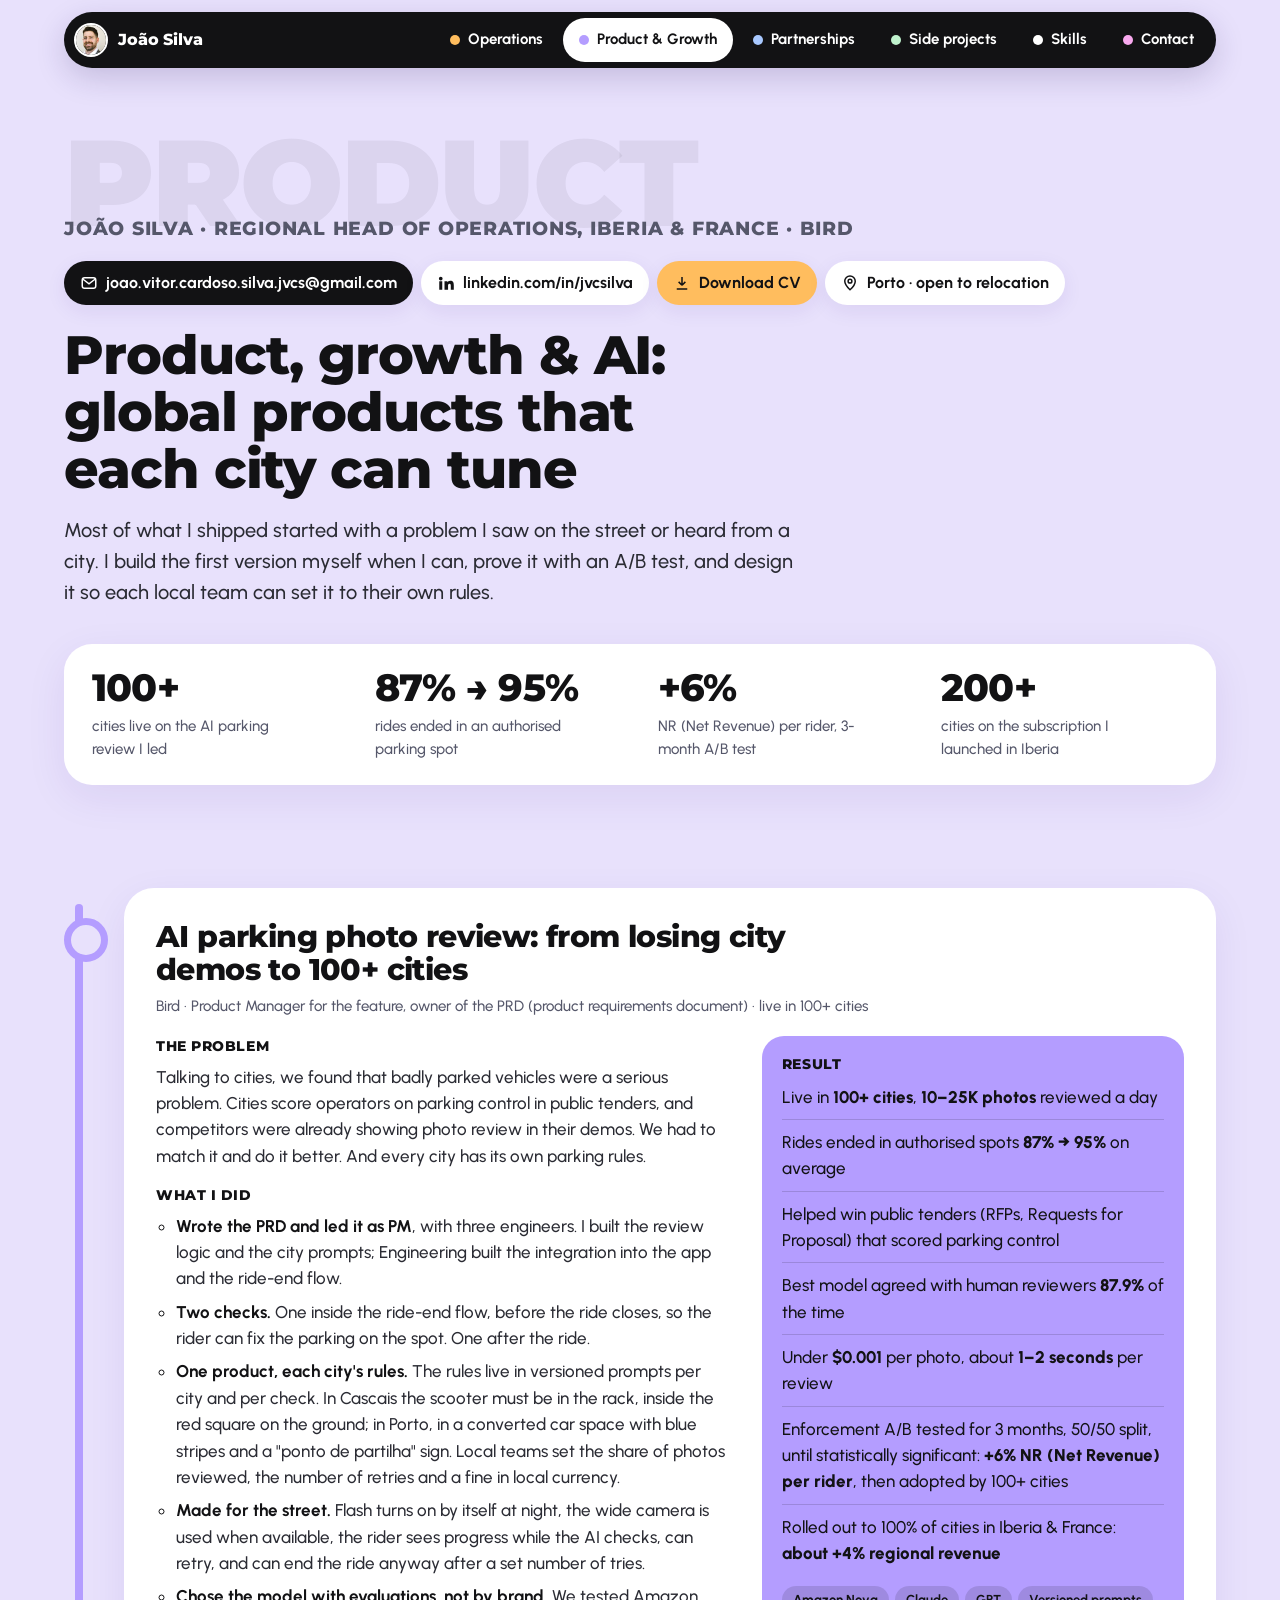
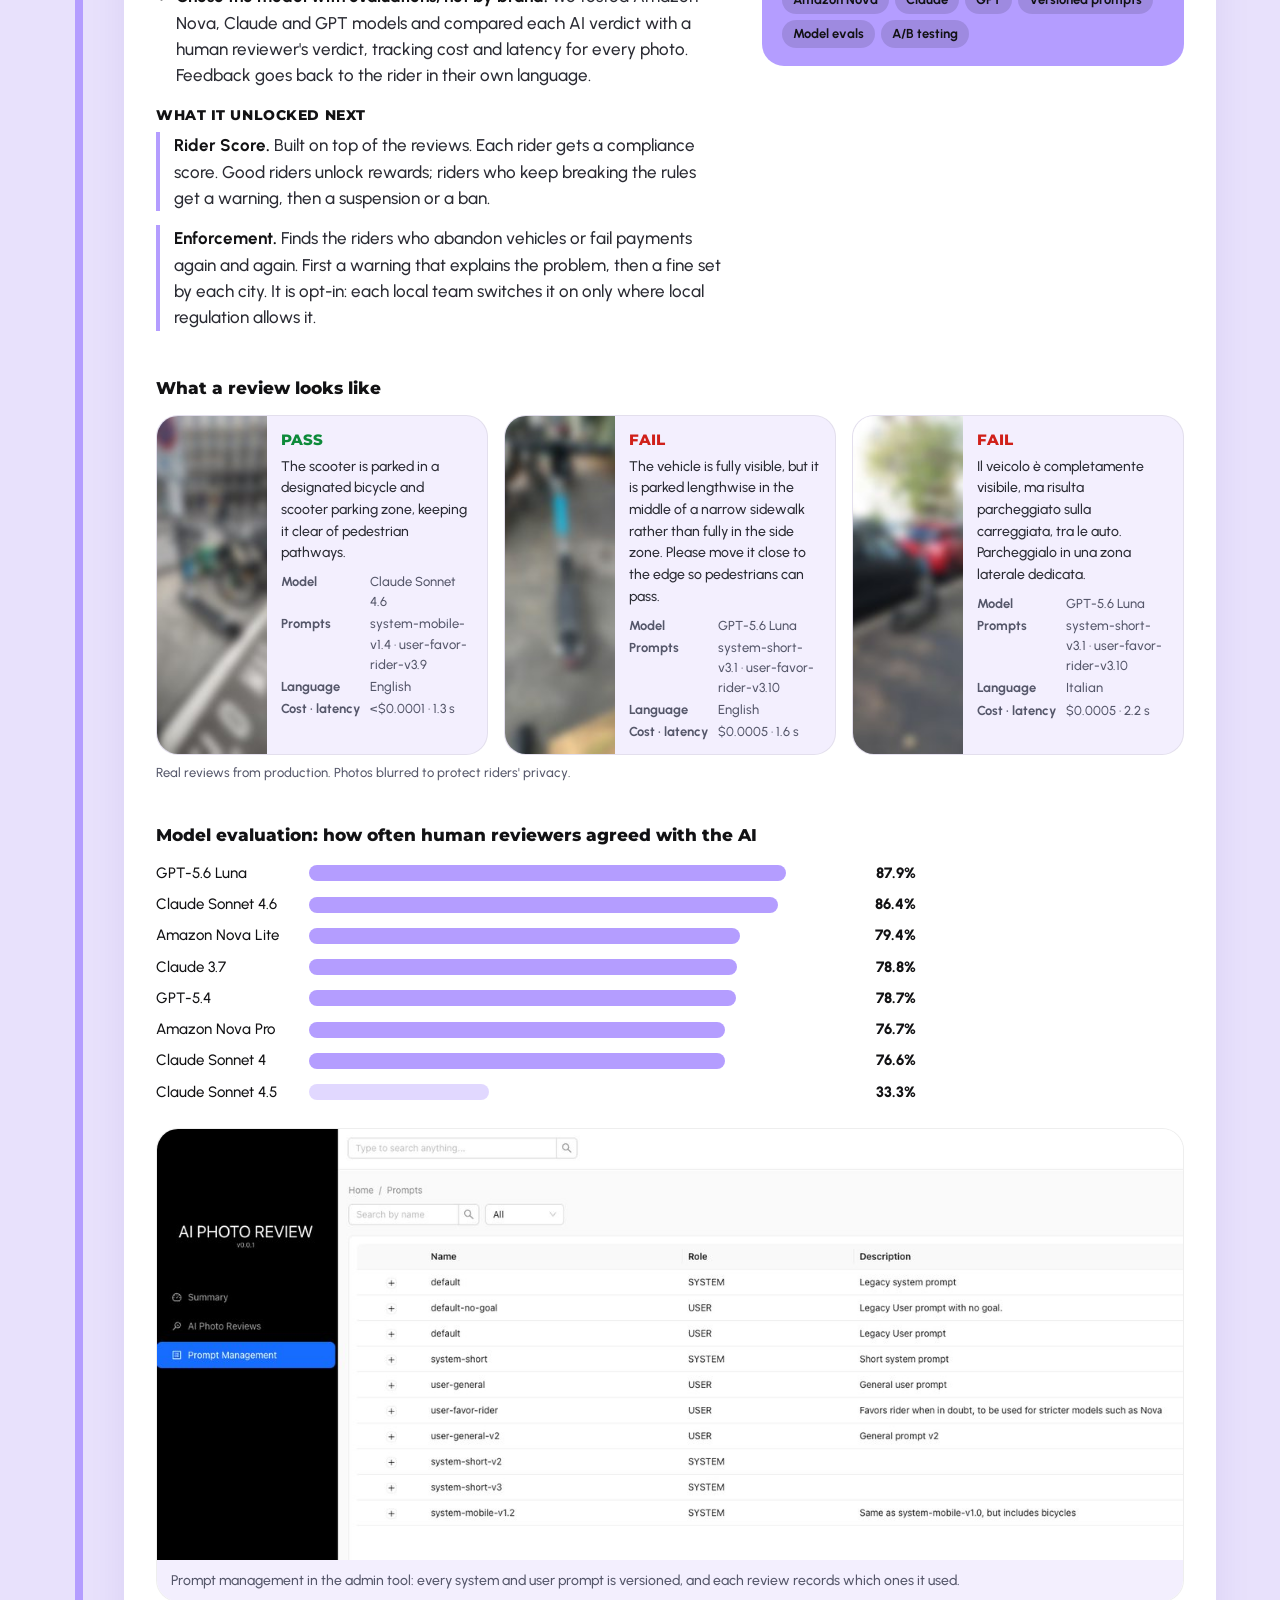
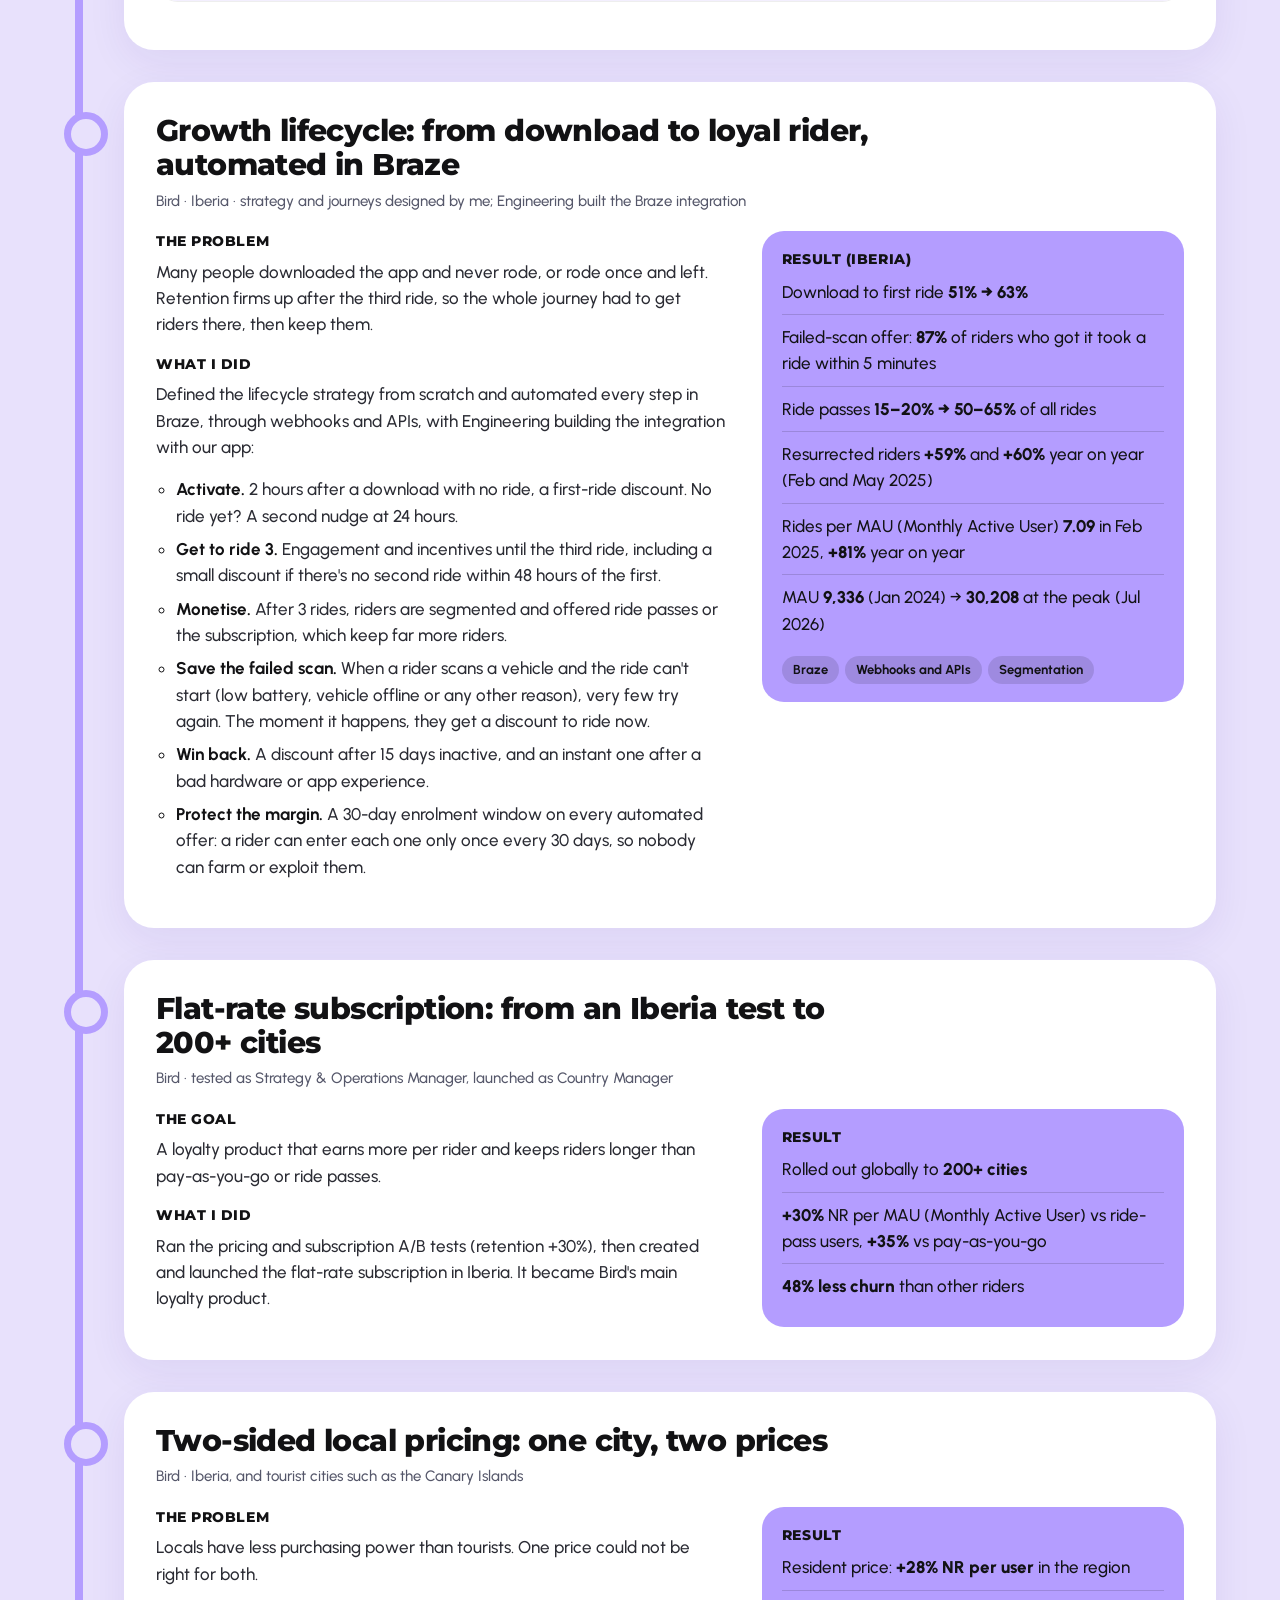
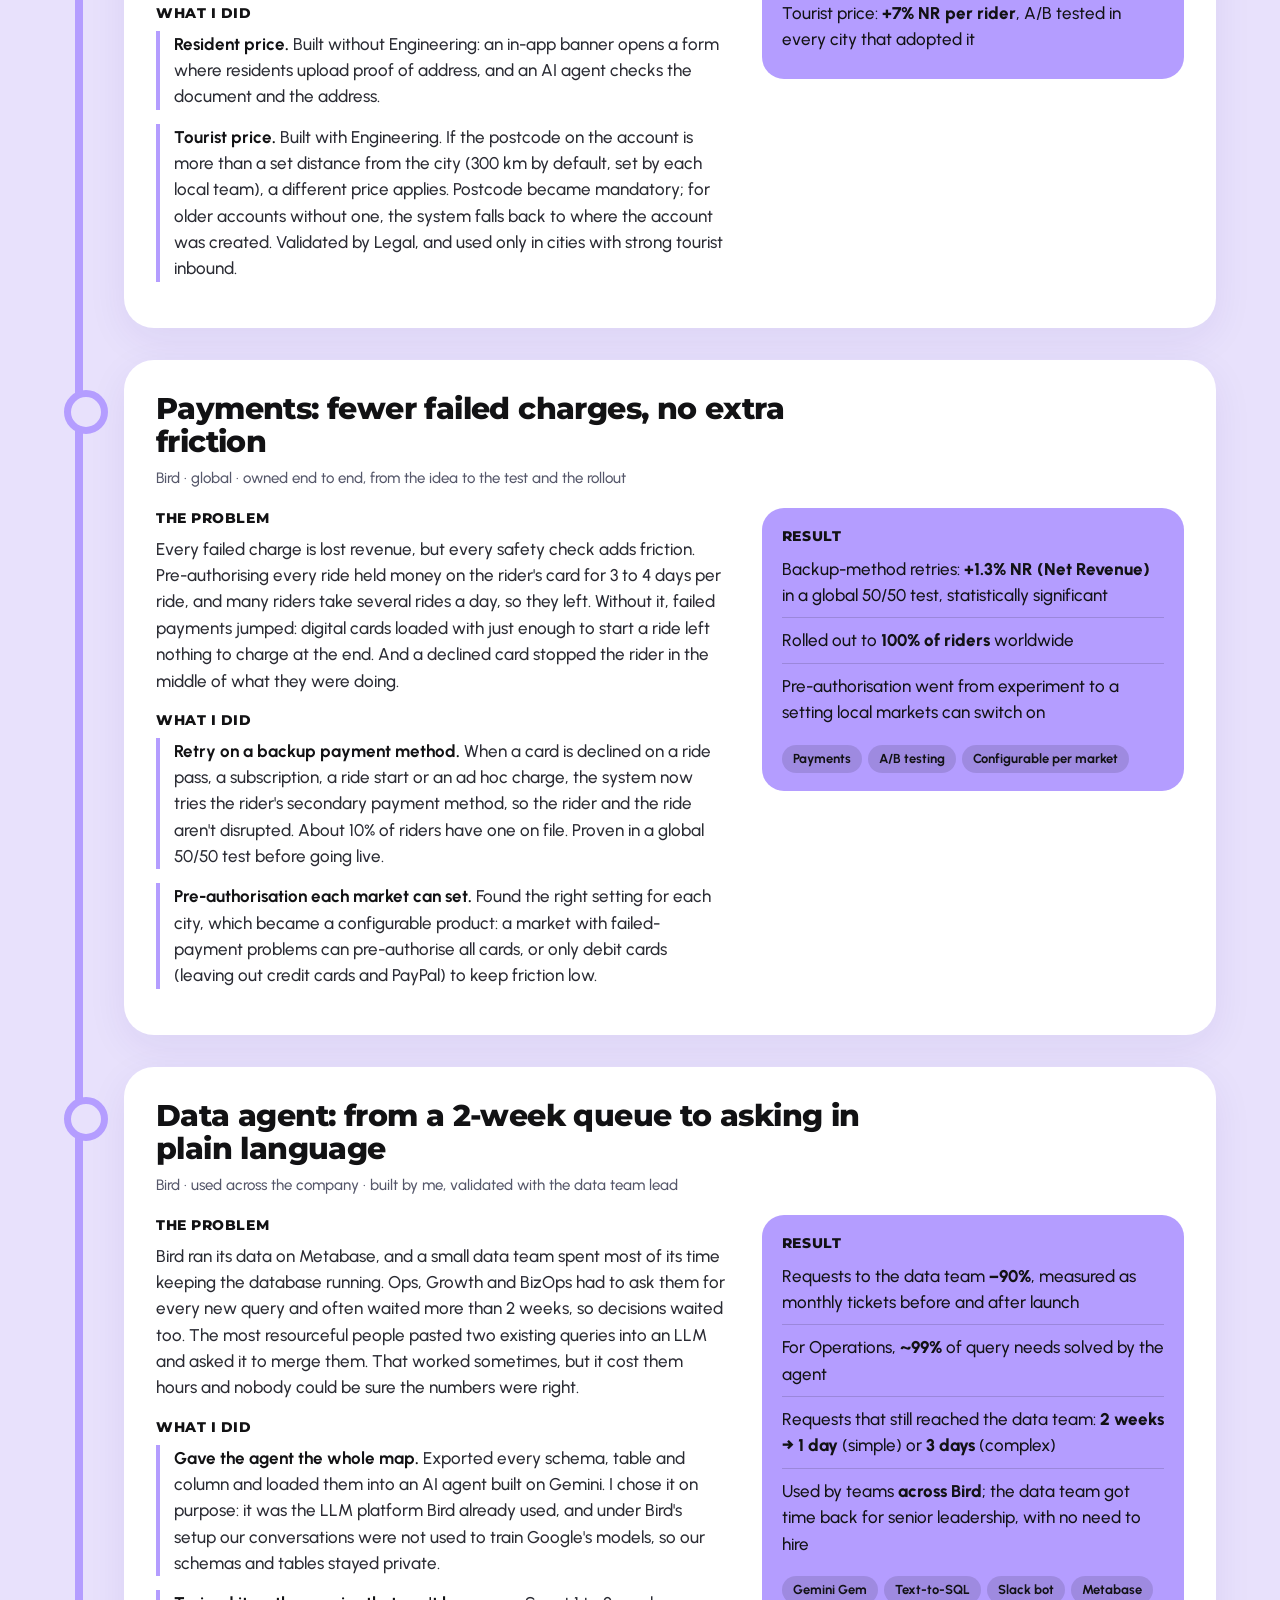
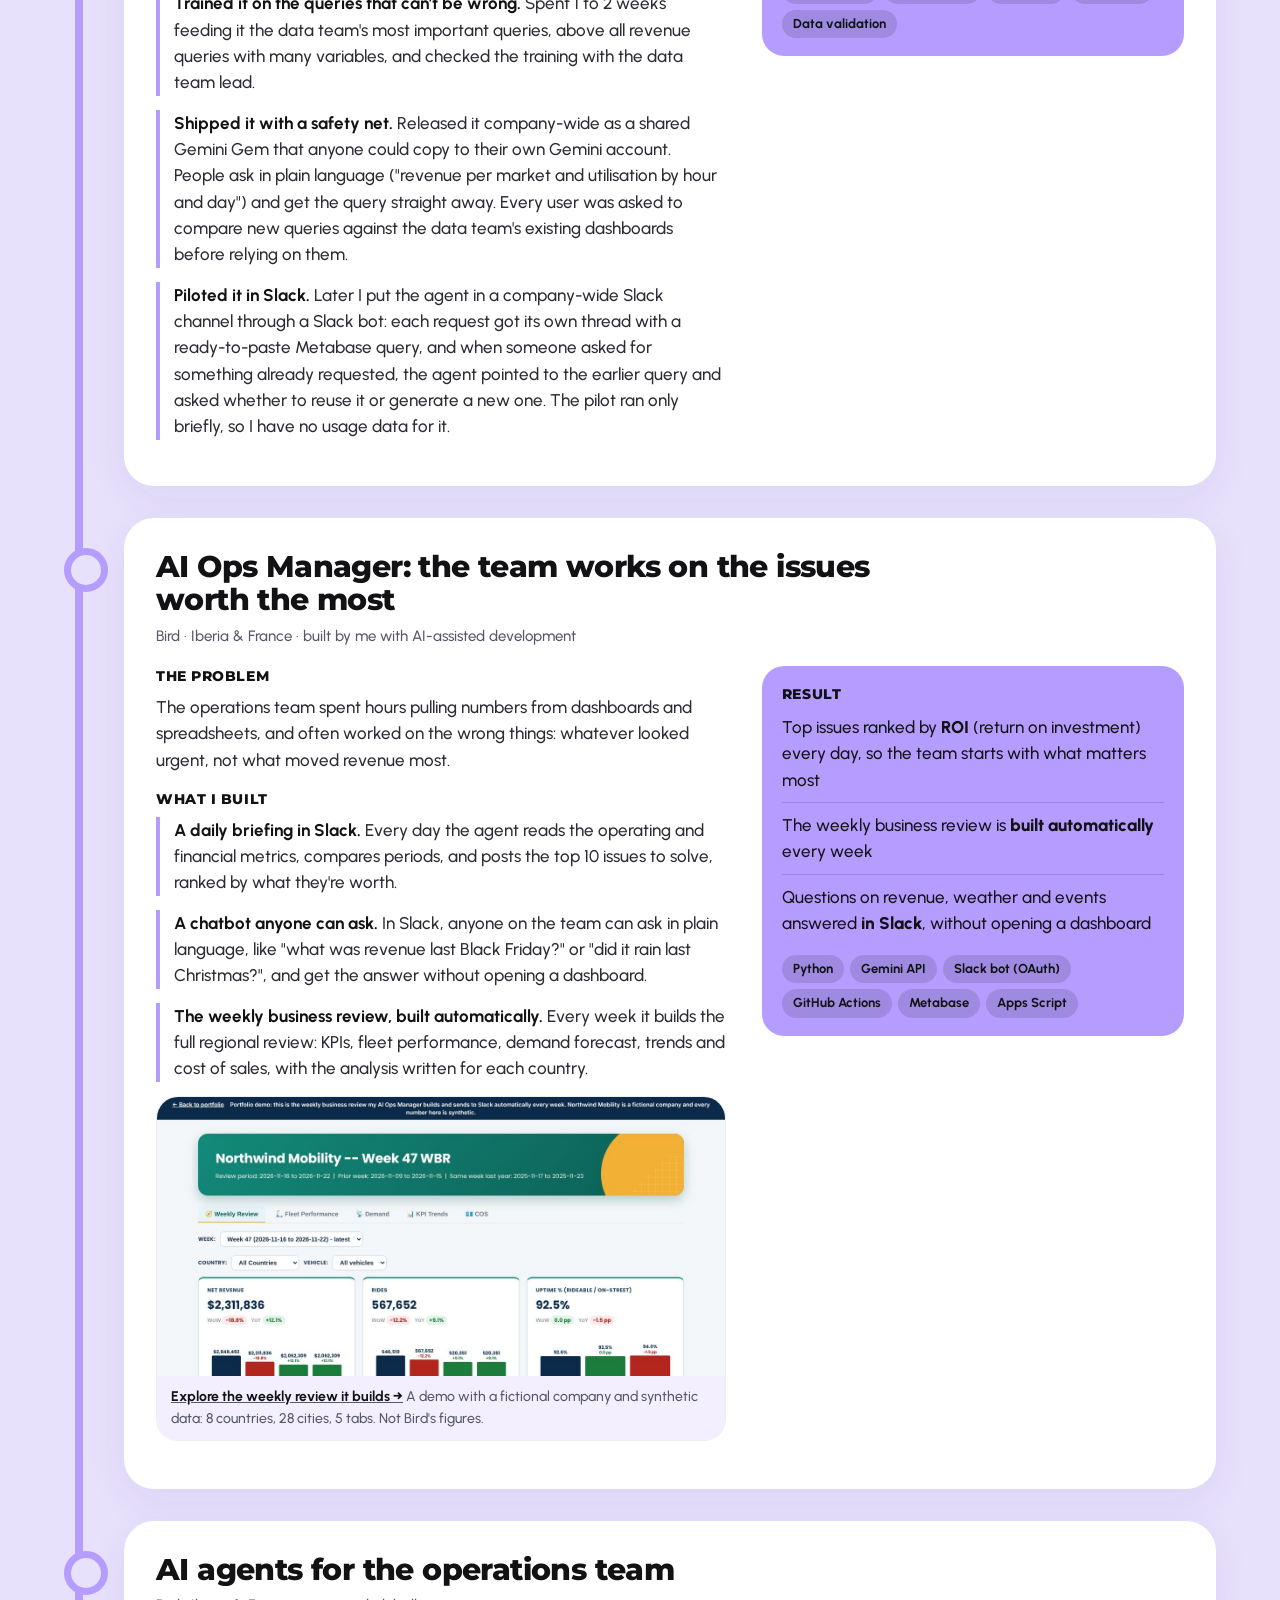
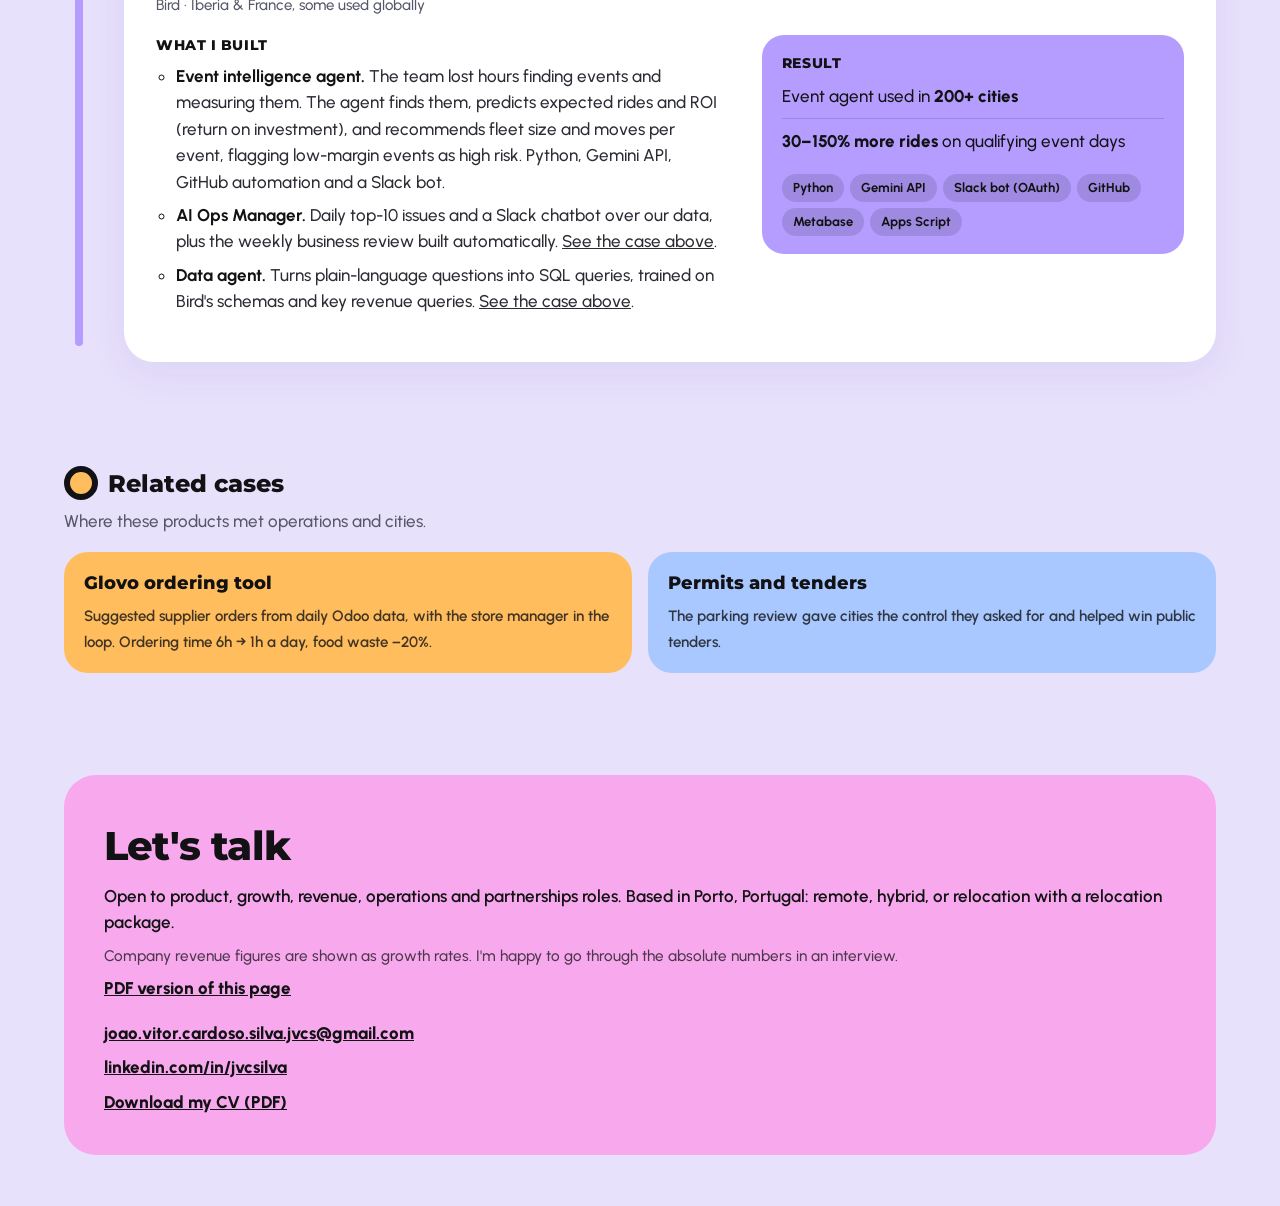
<file: product/index.html>
<!DOCTYPE html>
<html lang="en">
<head>
<meta charset="utf-8">
<meta name="viewport" content="width=device-width, initial-scale=1">
<title>João Silva Product &amp; Growth</title>
<meta name="description" content="Product and AI cases: an AI parking review live in 100+ cities, a subscription rolled out to 200+ cities, local pricing, payments and AI agents for operations.">
<link rel="icon" href="../assets/favicon.svg" type="image/svg+xml">
<link rel="apple-touch-icon" href="../assets/img/apple-touch-icon.png">
<meta property="og:type" content="website">
<meta property="og:title" content="João Silva · Product, growth &amp; AI cases">
<meta property="og:description" content="Product and AI cases: an AI parking review live in 100+ cities, a subscription rolled out to 200+ cities, local pricing, payments and AI agents for operations.">
<meta property="og:url" content="https://jvcsilva.pages.dev/product/">
<meta property="og:image" content="https://jvcsilva.pages.dev/assets/img/share.jpg">
<meta property="og:image:width" content="1200">
<meta property="og:image:height" content="630">
<meta name="twitter:card" content="summary_large_image">
<link rel="preload" href="../assets/fonts/montserrat.woff2" as="font" type="font/woff2" crossorigin>
<link rel="preload" href="../assets/fonts/urbanist.woff2" as="font" type="font/woff2" crossorigin>
<link rel="stylesheet" href="../assets/styles.css">
</head>
<body class="prod">

<header class="top">
  <div class="wrap">
    <a class="brand" href="../index.html"><img src="../assets/img/joao-avatar.jpg" alt="" width="34" height="34"><span>João Silva</span></a>
    <nav class="nav" aria-label="Portfolio sections">
      <a class="ops" href="../operations/index.html"><span class="l">Operations</span><span class="s">Ops</span></a>
      <a class="prod" href="../product/index.html" aria-current="page"><span class="l">Product &amp; Growth</span><span class="s">Product</span></a>
      <a class="part" href="../partnerships/index.html"><span class="l">Partnerships</span><span class="s">Partners</span></a>
      <a class="proj" href="../projects/index.html"><span class="l">Side projects</span><span class="s">Projects</span></a>
      <a class="skl" href="../skills/index.html"><span class="l">Skills</span><span class="s">Skills</span></a>
      <a class="contact" href="#contact"><span class="l">Contact</span><span class="s">Contact</span></a>
    </nav>
  </div>
</header>

<main>
  <section class="band hero">
    <div class="wrap">
      <p class="ghost sm" aria-hidden="true">Product</p>
      <p class="role">João Silva · Regional Head of Operations, Iberia &amp; France · Bird</p>
      <ul class="contacts" aria-label="Contact">
        <li><a class="mail" href="mailto:joao.vitor.cardoso.silva.jvcs@gmail.com"><svg viewBox="0 0 24 24" fill="none" stroke="currentColor" stroke-width="2" aria-hidden="true"><rect x="3" y="5" width="18" height="14" rx="3"/><path d="m4 7 8 6 8-6"/></svg><span class="full">joao.vitor.cardoso.silva.jvcs@gmail.com</span><span class="short">Email</span></a></li>
        <li><a href="https://www.linkedin.com/in/jvcsilva"><svg viewBox="0 0 24 24" fill="currentColor" aria-hidden="true"><path d="M4.98 3.5a2.5 2.5 0 1 1 0 5 2.5 2.5 0 0 1 0-5zM3 9.5h4V21H3zM10 9.5h3.8v1.6h.06c.53-1 1.83-2.06 3.77-2.06 4.03 0 4.77 2.65 4.77 6.1V21h-4v-5.1c0-1.22-.02-2.79-1.7-2.79-1.7 0-1.96 1.33-1.96 2.7V21H10z"/></svg><span class="full">linkedin.com/in/jvcsilva</span><span class="short">LinkedIn</span></a></li>
        <li><a class="cvbtn" href="../cv/Joao_Silva_CV.pdf" download><svg viewBox="0 0 24 24" fill="none" stroke="currentColor" stroke-width="2" aria-hidden="true"><path d="M12 4v11m0 0-4.5-4.5M12 15l4.5-4.5M5 20h14"/></svg><span class="full">Download CV</span><span class="short">CV</span></a></li>
        <li><span><svg viewBox="0 0 24 24" fill="none" stroke="currentColor" stroke-width="2" aria-hidden="true"><path d="M12 21s-7-6.2-7-11.5a7 7 0 0 1 14 0C19 14.8 12 21 12 21z"/><circle cx="12" cy="9.5" r="2.5"/></svg>Porto · open to relocation</span></li>
      </ul>
      <h1>Product, growth &amp; AI: global products that each city can tune</h1>
      <p class="lede">Most of what I shipped started with a problem I saw on the street or heard from a city. I build the first version myself when I can, prove it with an A/B test, and design it so each local team can set it to their own rules.</p>
      <div class="figs">
        <div class="fig"><b>100+</b><span>cities live on the AI parking review I led</span></div>
        <div class="fig"><b>87% → 95%</b><span>rides ended in an authorised parking spot</span></div>
        <div class="fig"><b>+6%</b><span>NR (Net Revenue) per rider, 3-month A/B test</span></div>
        <div class="fig"><b>200+</b><span>cities on the subscription I launched in Iberia</span></div>
      </div>
    </div>
  </section>

  <section class="band">
    <div class="wrap">
      <ol class="route">

        <li class="stop" id="parking">
          <h2>AI parking photo review: from losing city demos to 100+ cities</h2>
          <p class="where">Bird · Product Manager for the feature, owner of the PRD (product requirements document) · live in 100+ cities</p>
          <div class="case">
            <div>
              <h3>The problem</h3>
              <p>Talking to cities, we found that badly parked vehicles were a serious problem. Cities score operators on parking control in public tenders, and competitors were already showing photo review in their demos. We had to match it and do it better. And every city has its own parking rules.</p>
              <h3>What I did</h3>
              <ul>
                <li><strong>Wrote the PRD and led it as PM</strong>, with three engineers. I built the review logic and the city prompts; Engineering built the integration into the app and the ride-end flow.</li>
                <li><strong>Two checks.</strong> One inside the ride-end flow, before the ride closes, so the rider can fix the parking on the spot. One after the ride.</li>
                <li><strong>One product, each city's rules.</strong> The rules live in versioned prompts per city and per check. In Cascais the scooter must be in the rack, inside the red square on the ground; in Porto, in a converted car space with blue stripes and a "ponto de partilha" sign. Local teams set the share of photos reviewed, the number of retries and a fine in local currency.</li>
                <li><strong>Made for the street.</strong> Flash turns on by itself at night, the wide camera is used when available, the rider sees progress while the AI checks, can retry, and can end the ride anyway after a set number of tries.</li>
                <li><strong>Chose the model with evaluations, not by brand.</strong> We tested Amazon Nova, Claude and GPT models and compared each AI verdict with a human reviewer's verdict, tracking cost and latency for every photo. Feedback goes back to the rider in their own language.</li>
              </ul>
              <h3>What it unlocked next</h3>
              <div class="stage"><p><strong>Rider Score.</strong> Built on top of the reviews. Each rider gets a compliance score. Good riders unlock rewards; riders who keep breaking the rules get a warning, then a suspension or a ban.</p></div>
              <div class="stage"><p><strong>Enforcement.</strong> Finds the riders who abandon vehicles or fail payments again and again. First a warning that explains the problem, then a fine set by each city. It is opt-in: each local team switches it on only where local regulation allows it.</p></div>
            </div>
            <div class="result">
              <h3>Result</h3>
              <ul>
                <li>Live in <strong>100+ cities</strong>, <strong>10–25K photos</strong> reviewed a day</li>
                <li>Rides ended in authorised spots <strong>87% → 95%</strong> on average</li>
                <li>Helped win public tenders (RFPs, Requests for Proposal) that scored parking control</li>
                <li>Best model agreed with human reviewers <strong>87.9%</strong> of the time</li>
                <li>Under <strong>$0.001</strong> per photo, about <strong>1–2 seconds</strong> per review</li>
                <li>Enforcement A/B tested for 3 months, 50/50 split, until statistically significant: <strong>+6% NR (Net Revenue) per rider</strong>, then adopted by 100+ cities</li>
                <li>Rolled out to 100% of cities in Iberia &amp; France: <strong>about +4% regional revenue</strong></li>
              </ul>
              <ul class="tags" aria-label="Built with"><li>Amazon Nova</li><li>Claude</li><li>GPT</li><li>Versioned prompts</li><li>Model evals</li><li>A/B testing</li></ul>
            </div>
          </div>

          <h3 class="sub">What a review looks like</h3>
          <div class="reviews">
            <figure class="rcard">
              <img src="../assets/img/review-pass_en.jpg" alt="Blurred photo of an e-scooter parked next to a bike rack in a marked zone" width="264" height="354">
              <figcaption>
                <b class="pass">PASS</b>
                <p>The scooter is parked in a designated bicycle and scooter parking zone, keeping it clear of pedestrian pathways.</p>
                <dl><dt>Model</dt><dd>Claude Sonnet 4.6</dd><dt>Prompts</dt><dd>system-mobile-v1.4 · user-favor-rider-v3.9</dd><dt>Language</dt><dd>English</dd><dt>Cost · latency</dt><dd>&lt;$0.0001 · 1.3 s</dd></dl>
              </figcaption>
            </figure>
            <figure class="rcard">
              <img src="../assets/img/review-fail_en.jpg" alt="Blurred photo of an e-scooter lying lengthwise in the middle of a narrow sidewalk" width="264" height="354">
              <figcaption>
                <b class="fail">FAIL</b>
                <p>The vehicle is fully visible, but it is parked lengthwise in the middle of a narrow sidewalk rather than fully in the side zone. Please move it close to the edge so pedestrians can pass.</p>
                <dl><dt>Model</dt><dd>GPT-5.6 Luna</dd><dt>Prompts</dt><dd>system-short-v3.1 · user-favor-rider-v3.10</dd><dt>Language</dt><dd>English</dd><dt>Cost · latency</dt><dd>$0.0005 · 1.6 s</dd></dl>
              </figcaption>
            </figure>
            <figure class="rcard">
              <img src="../assets/img/review-fail_it.jpg" alt="Blurred photo of an e-scooter parked on the road between parked cars" width="197" height="354">
              <figcaption>
                <b class="fail">FAIL</b>
                <p lang="it">Il veicolo è completamente visibile, ma risulta parcheggiato sulla carreggiata, tra le auto. Parcheggialo in una zona laterale dedicata.</p>
                <dl><dt>Model</dt><dd>GPT-5.6 Luna</dd><dt>Prompts</dt><dd>system-short-v3.1 · user-favor-rider-v3.10</dd><dt>Language</dt><dd>Italian</dd><dt>Cost · latency</dt><dd>$0.0005 · 2.2 s</dd></dl>
              </figcaption>
            </figure>
          </div>
          <p class="note">Real reviews from production. Photos blurred to protect riders' privacy.</p>

          <div class="evals">
            <div>
              <h3 class="sub">Model evaluation: how often human reviewers agreed with the AI</h3>
              <ul class="bars">
                <li><span>GPT-5.6 Luna</span><i style="--v:87.9"></i><b>87.9%</b></li>
                <li><span>Claude Sonnet 4.6</span><i style="--v:86.4"></i><b>86.4%</b></li>
                <li><span>Amazon Nova Lite</span><i style="--v:79.4"></i><b>79.4%</b></li>
                <li><span>Claude 3.7</span><i style="--v:78.8"></i><b>78.8%</b></li>
                <li><span>GPT-5.4</span><i style="--v:78.7"></i><b>78.7%</b></li>
                <li><span>Amazon Nova Pro</span><i style="--v:76.7"></i><b>76.7%</b></li>
                <li><span>Claude Sonnet 4</span><i style="--v:76.6"></i><b>76.6%</b></li>
                <li><span>Claude Sonnet 4.5</span><i style="--v:33.3"></i><b>33.3%</b></li>
              </ul>
            </div>
            <figure class="shot">
              <img src="../assets/img/prompt-management.jpg" alt="Prompt management screen of the AI photo review admin tool, listing versioned system and user prompts" width="1300" height="546">
              <figcaption>Prompt management in the admin tool: every system and user prompt is versioned, and each review records which ones it used.</figcaption>
            </figure>
          </div>
        </li>

        <li class="stop" id="lifecycle">
          <h2>Growth lifecycle: from download to loyal rider, automated in Braze</h2>
          <p class="where">Bird · Iberia · strategy and journeys designed by me; Engineering built the Braze integration</p>
          <div class="case">
            <div>
              <h3>The problem</h3>
              <p>Many people downloaded the app and never rode, or rode once and left. Retention firms up after the third ride, so the whole journey had to get riders there, then keep them.</p>
              <h3>What I did</h3>
              <p>Defined the lifecycle strategy from scratch and automated every step in Braze, through webhooks and APIs, with Engineering building the integration with our app:</p>
              <ul>
                <li><strong>Activate.</strong> 2 hours after a download with no ride, a first-ride discount. No ride yet? A second nudge at 24 hours.</li>
                <li><strong>Get to ride 3.</strong> Engagement and incentives until the third ride, including a small discount if there's no second ride within 48 hours of the first.</li>
                <li><strong>Monetise.</strong> After 3 rides, riders are segmented and offered ride passes or the subscription, which keep far more riders.</li>
                <li><strong>Save the failed scan.</strong> When a rider scans a vehicle and the ride can't start (low battery, vehicle offline or any other reason), very few try again. The moment it happens, they get a discount to ride now.</li>
                <li><strong>Win back.</strong> A discount after 15 days inactive, and an instant one after a bad hardware or app experience.</li>
                <li><strong>Protect the margin.</strong> A 30-day enrolment window on every automated offer: a rider can enter each one only once every 30 days, so nobody can farm or exploit them.</li>
              </ul>
            </div>
            <div class="result">
              <h3>Result (Iberia)</h3>
              <ul>
                <li>Download to first ride <strong>51% → 63%</strong></li>
                <li>Failed-scan offer: <strong>87%</strong> of riders who got it took a ride within 5 minutes</li>
                <li>Ride passes <strong>15–20% → 50–65%</strong> of all rides</li>
                <li>Resurrected riders <strong>+59%</strong> and <strong>+60%</strong> year on year (Feb and May 2025)</li>
                <li>Rides per MAU (Monthly Active User) <strong>7.09</strong> in Feb 2025, <strong>+81%</strong> year on year</li>
                <li>MAU <strong>9,336</strong> (Jan 2024) → <strong>30,208</strong> at the peak (Jul 2026)</li>
              </ul>
              <ul class="tags" aria-label="Built with"><li>Braze</li><li>Webhooks and APIs</li><li>Segmentation</li></ul>
            </div>
          </div>
        </li>

        <li class="stop">
          <h2>Flat-rate subscription: from an Iberia test to 200+ cities</h2>
          <p class="where">Bird · tested as Strategy &amp; Operations Manager, launched as Country Manager</p>
          <div class="case">
            <div>
              <h3>The goal</h3>
              <p>A loyalty product that earns more per rider and keeps riders longer than pay-as-you-go or ride passes.</p>
              <h3>What I did</h3>
              <p>Ran the pricing and subscription A/B tests (retention +30%), then created and launched the flat-rate subscription in Iberia. It became Bird's main loyalty product.</p>
            </div>
            <div class="result">
              <h3>Result</h3>
              <ul>
                <li>Rolled out globally to <strong>200+ cities</strong></li>
                <li><strong>+30%</strong> NR per MAU (Monthly Active User) vs ride-pass users, <strong>+35%</strong> vs pay-as-you-go</li>
                <li><strong>48% less churn</strong> than other riders</li>
              </ul>
            </div>
          </div>
        </li>

        <li class="stop">
          <h2>Two-sided local pricing: one city, two prices</h2>
          <p class="where">Bird · Iberia, and tourist cities such as the Canary Islands</p>
          <div class="case">
            <div>
              <h3>The problem</h3>
              <p>Locals have less purchasing power than tourists. One price could not be right for both.</p>
              <h3>What I did</h3>
              <div class="stage"><p><strong>Resident price.</strong> Built without Engineering: an in-app banner opens a form where residents upload proof of address, and an AI agent checks the document and the address.</p></div>
              <div class="stage"><p><strong>Tourist price.</strong> Built with Engineering. If the postcode on the account is more than a set distance from the city (300 km by default, set by each local team), a different price applies. Postcode became mandatory; for older accounts without one, the system falls back to where the account was created. Validated by Legal, and used only in cities with strong tourist inbound.</p></div>
            </div>
            <div class="result">
              <h3>Result</h3>
              <ul>
                <li>Resident price: <strong>+28% NR per user</strong> in the region</li>
                <li>Tourist price: <strong>+7% NR per rider</strong>, A/B tested in every city that adopted it</li>
              </ul>
            </div>
          </div>
        </li>

        <li class="stop" id="payments">
          <h2>Payments: fewer failed charges, no extra friction</h2>
          <p class="where">Bird · global · owned end to end, from the idea to the test and the rollout</p>
          <div class="case">
            <div>
              <h3>The problem</h3>
              <p>Every failed charge is lost revenue, but every safety check adds friction. Pre-authorising every ride held money on the rider's card for 3 to 4 days per ride, and many riders take several rides a day, so they left. Without it, failed payments jumped: digital cards loaded with just enough to start a ride left nothing to charge at the end. And a declined card stopped the rider in the middle of what they were doing.</p>
              <h3>What I did</h3>
              <div class="stage"><p><strong>Retry on a backup payment method.</strong> When a card is declined on a ride pass, a subscription, a ride start or an ad hoc charge, the system now tries the rider's secondary payment method, so the rider and the ride aren't disrupted. About 10% of riders have one on file. Proven in a global 50/50 test before going live.</p></div>
              <div class="stage"><p><strong>Pre-authorisation each market can set.</strong> Found the right setting for each city, which became a configurable product: a market with failed-payment problems can pre-authorise all cards, or only debit cards (leaving out credit cards and PayPal) to keep friction low.</p></div>
            </div>
            <div class="result">
              <h3>Result</h3>
              <ul>
                <li>Backup-method retries: <strong>+1.3% NR (Net Revenue)</strong> in a global 50/50 test, statistically significant</li>
                <li>Rolled out to <strong>100% of riders</strong> worldwide</li>
                <li>Pre-authorisation went from experiment to a setting local markets can switch on</li>
              </ul>
              <ul class="tags" aria-label="Built with"><li>Payments</li><li>A/B testing</li><li>Configurable per market</li></ul>
            </div>
          </div>
        </li>

        <li class="stop" id="data-agent">
          <h2>Data agent: from a 2-week queue to asking in plain language</h2>
          <p class="where">Bird · used across the company · built by me, validated with the data team lead</p>
          <div class="case">
            <div>
              <h3>The problem</h3>
              <p>Bird ran its data on Metabase, and a small data team spent most of its time keeping the database running. Ops, Growth and BizOps had to ask them for every new query and often waited more than 2 weeks, so decisions waited too. The most resourceful people pasted two existing queries into an LLM and asked it to merge them. That worked sometimes, but it cost them hours and nobody could be sure the numbers were right.</p>
              <h3>What I did</h3>
              <div class="stage"><p><strong>Gave the agent the whole map.</strong> Exported every schema, table and column and loaded them into an AI agent built on Gemini. I chose it on purpose: it was the LLM platform Bird already used, and under Bird's setup our conversations were not used to train Google's models, so our schemas and tables stayed private.</p></div>
              <div class="stage"><p><strong>Trained it on the queries that can't be wrong.</strong> Spent 1 to 2 weeks feeding it the data team's most important queries, above all revenue queries with many variables, and checked the training with the data team lead.</p></div>
              <div class="stage"><p><strong>Shipped it with a safety net.</strong> Released it company-wide as a shared Gemini Gem that anyone could copy to their own Gemini account. People ask in plain language ("revenue per market and utilisation by hour and day") and get the query straight away. Every user was asked to compare new queries against the data team's existing dashboards before relying on them.</p></div>
              <div class="stage"><p><strong>Piloted it in Slack.</strong> Later I put the agent in a company-wide Slack channel through a Slack bot: each request got its own thread with a ready-to-paste Metabase query, and when someone asked for something already requested, the agent pointed to the earlier query and asked whether to reuse it or generate a new one. The pilot ran only briefly, so I have no usage data for it.</p></div>
            </div>
            <div class="result">
              <h3>Result</h3>
              <ul>
                <li>Requests to the data team <strong>−90%</strong>, measured as monthly tickets before and after launch</li>
                <li>For Operations, <strong>~99%</strong> of query needs solved by the agent</li>
                <li>Requests that still reached the data team: <strong>2 weeks → 1 day</strong> (simple) or <strong>3 days</strong> (complex)</li>
                <li>Used by teams <strong>across Bird</strong>; the data team got time back for senior leadership, with no need to hire</li>
              </ul>
              <ul class="tags" aria-label="Built with"><li>Gemini Gem</li><li>Text-to-SQL</li><li>Slack bot</li><li>Metabase</li><li>Data validation</li></ul>
            </div>
          </div>
        </li>

        <li class="stop" id="ai-ops-manager">
          <h2>AI Ops Manager: the team works on the issues worth the most</h2>
          <p class="where">Bird · Iberia &amp; France · built by me with AI-assisted development</p>
          <div class="case">
            <div>
              <h3>The problem</h3>
              <p>The operations team spent hours pulling numbers from dashboards and spreadsheets, and often worked on the wrong things: whatever looked urgent, not what moved revenue most.</p>
              <h3>What I built</h3>
              <div class="stage"><p><strong>A daily briefing in Slack.</strong> Every day the agent reads the operating and financial metrics, compares periods, and posts the top 10 issues to solve, ranked by what they're worth.</p></div>
              <div class="stage"><p><strong>A chatbot anyone can ask.</strong> In Slack, anyone on the team can ask in plain language, like "what was revenue last Black Friday?" or "did it rain last Christmas?", and get the answer without opening a dashboard.</p></div>
              <div class="stage"><p><strong>The weekly business review, built automatically.</strong> Every week it builds the full regional review: KPIs, fleet performance, demand forecast, trends and cost of sales, with the analysis written for each country.</p></div>
              <figure class="shot">
                <a href="../demo/ai-ops-manager.html"><img src="../assets/img/ops-demo.jpg" alt="Weekly business review built by the AI Ops Manager, shown with a fictional company and synthetic data" width="1300" height="640"></a>
                <figcaption><a href="../demo/ai-ops-manager.html"><strong>Explore the weekly review it builds &rarr;</strong></a> A demo with a fictional company and synthetic data: 8 countries, 28 cities, 5 tabs. Not Bird's figures.</figcaption>
              </figure>
            </div>
            <div class="result">
              <h3>Result</h3>
              <ul>
                <li>Top issues ranked by <strong>ROI</strong> (return on investment) every day, so the team starts with what matters most</li>
                <li>The weekly business review is <strong>built automatically</strong> every week</li>
                <li>Questions on revenue, weather and events answered <strong>in Slack</strong>, without opening a dashboard</li>
              </ul>
              <ul class="tags" aria-label="Built with"><li>Python</li><li>Gemini API</li><li>Slack bot (OAuth)</li><li>GitHub Actions</li><li>Metabase</li><li>Apps Script</li></ul>
            </div>
          </div>
        </li>

        <li class="stop" id="agents">
          <h2>AI agents for the operations team</h2>
          <p class="where">Bird · Iberia &amp; France, some used globally</p>
          <div class="case">
            <div>
              <h3>What I built</h3>
              <ul>
                <li><strong>Event intelligence agent.</strong> The team lost hours finding events and measuring them. The agent finds them, predicts expected rides and ROI (return on investment), and recommends fleet size and moves per event, flagging low-margin events as high risk. Python, Gemini API, GitHub automation and a Slack bot.</li>
                <li><strong>AI Ops Manager.</strong> Daily top-10 issues and a Slack chatbot over our data, plus the weekly business review built automatically. <a href="#ai-ops-manager">See the case above</a>.</li>
                <li><strong>Data agent.</strong> Turns plain-language questions into SQL queries, trained on Bird's schemas and key revenue queries. <a href="#data-agent">See the case above</a>.</li>
              </ul>
            </div>
            <div class="result">
              <h3>Result</h3>
              <ul>
                <li>Event agent used in <strong>200+ cities</strong></li>
                <li><strong>30–150% more rides</strong> on qualifying event days</li>
                              </ul>
              <ul class="tags" aria-label="Built with"><li>Python</li><li>Gemini API</li><li>Slack bot (OAuth)</li><li>GitHub</li><li>Metabase</li><li>Apps Script</li></ul>
            </div>
          </div>
        </li>

      </ol>
    </div>
  </section>

  <section class="band change">
    <div class="wrap">
      <h2>Related cases</h2>
      <p>Where these products met operations and cities.</p>
      <div class="xfer">
        <a class="ops" href="../operations/index.html"><b>Glovo ordering tool</b><span>Suggested supplier orders from daily Odoo data, with the store manager in the loop. Ordering time 6h → 1h a day, food waste −20%.</span></a>
        <a class="part" href="../partnerships/index.html"><b>Permits and tenders</b><span>The parking review gave cities the control they asked for and helped win public tenders.</span></a>
      </div>
    </div>
  </section>
</main>

<footer class="band foot" id="contact">
  <div class="wrap">
    <div>
      <h2>Let's talk</h2>
      <p>Open to product, growth, revenue, operations and partnerships roles. Based in Porto, Portugal: remote, hybrid, or relocation with a relocation package.</p>
      <p class="fig-note">Company revenue figures are shown as growth rates. I'm happy to go through the absolute numbers in an interview.</p>
      <p class="noprint"><a href="../pdf/Joao_Silva_Portfolio_Product_AI.pdf">PDF version of this page</a></p>
    </div>
    <ul>
      <li><a href="mailto:joao.vitor.cardoso.silva.jvcs@gmail.com">joao.vitor.cardoso.silva.jvcs@gmail.com</a></li>
      <li><a href="https://www.linkedin.com/in/jvcsilva">linkedin.com/in/jvcsilva</a></li>
      <li><a href="../cv/Joao_Silva_CV.pdf" download>Download my CV (PDF)</a></li>
    </ul>
  </div>
</footer>

<script>
{
  const root=document.documentElement;
  const calm=window.matchMedia('(prefers-reduced-motion: reduce)').matches;
  if(!calm&&'IntersectionObserver' in window){
    root.classList.add('js');
    const hero=[...document.querySelectorAll('.hero .wrap > :not(.hero-grid), .hero-text > *, .portrait')];
    hero.forEach((el,i)=>{el.classList.add('reveal');el.style.setProperty('--d',(i*0.07).toFixed(2)+'s');});
    const rest=[...document.querySelectorAll('.career, .mline, .stop, .skillcard, .xfer a, .foot .wrap')];
    rest.forEach(el=>el.classList.add('reveal'));
    document.querySelectorAll('.stations').forEach(ul=>[...ul.children].forEach((li,i)=>li.style.setProperty('--i',i)));
    requestAnimationFrame(()=>requestAnimationFrame(()=>hero.forEach(el=>el.classList.add('in'))));
    const seen=new IntersectionObserver(entries=>{
      let n=0;
      entries.forEach(e=>{if(e.isIntersecting){e.target.style.setProperty('--d',(n++*0.08).toFixed(2)+'s');e.target.classList.add('in');seen.unobserve(e.target);}});
    },{rootMargin:'0px 0px -8% 0px',threshold:0});
    rest.forEach(el=>seen.observe(el));
    window.addEventListener('beforeprint',()=>document.querySelectorAll('.reveal').forEach(el=>el.classList.add('in')));
  }
}
</script>
</body>
</html>
</file>
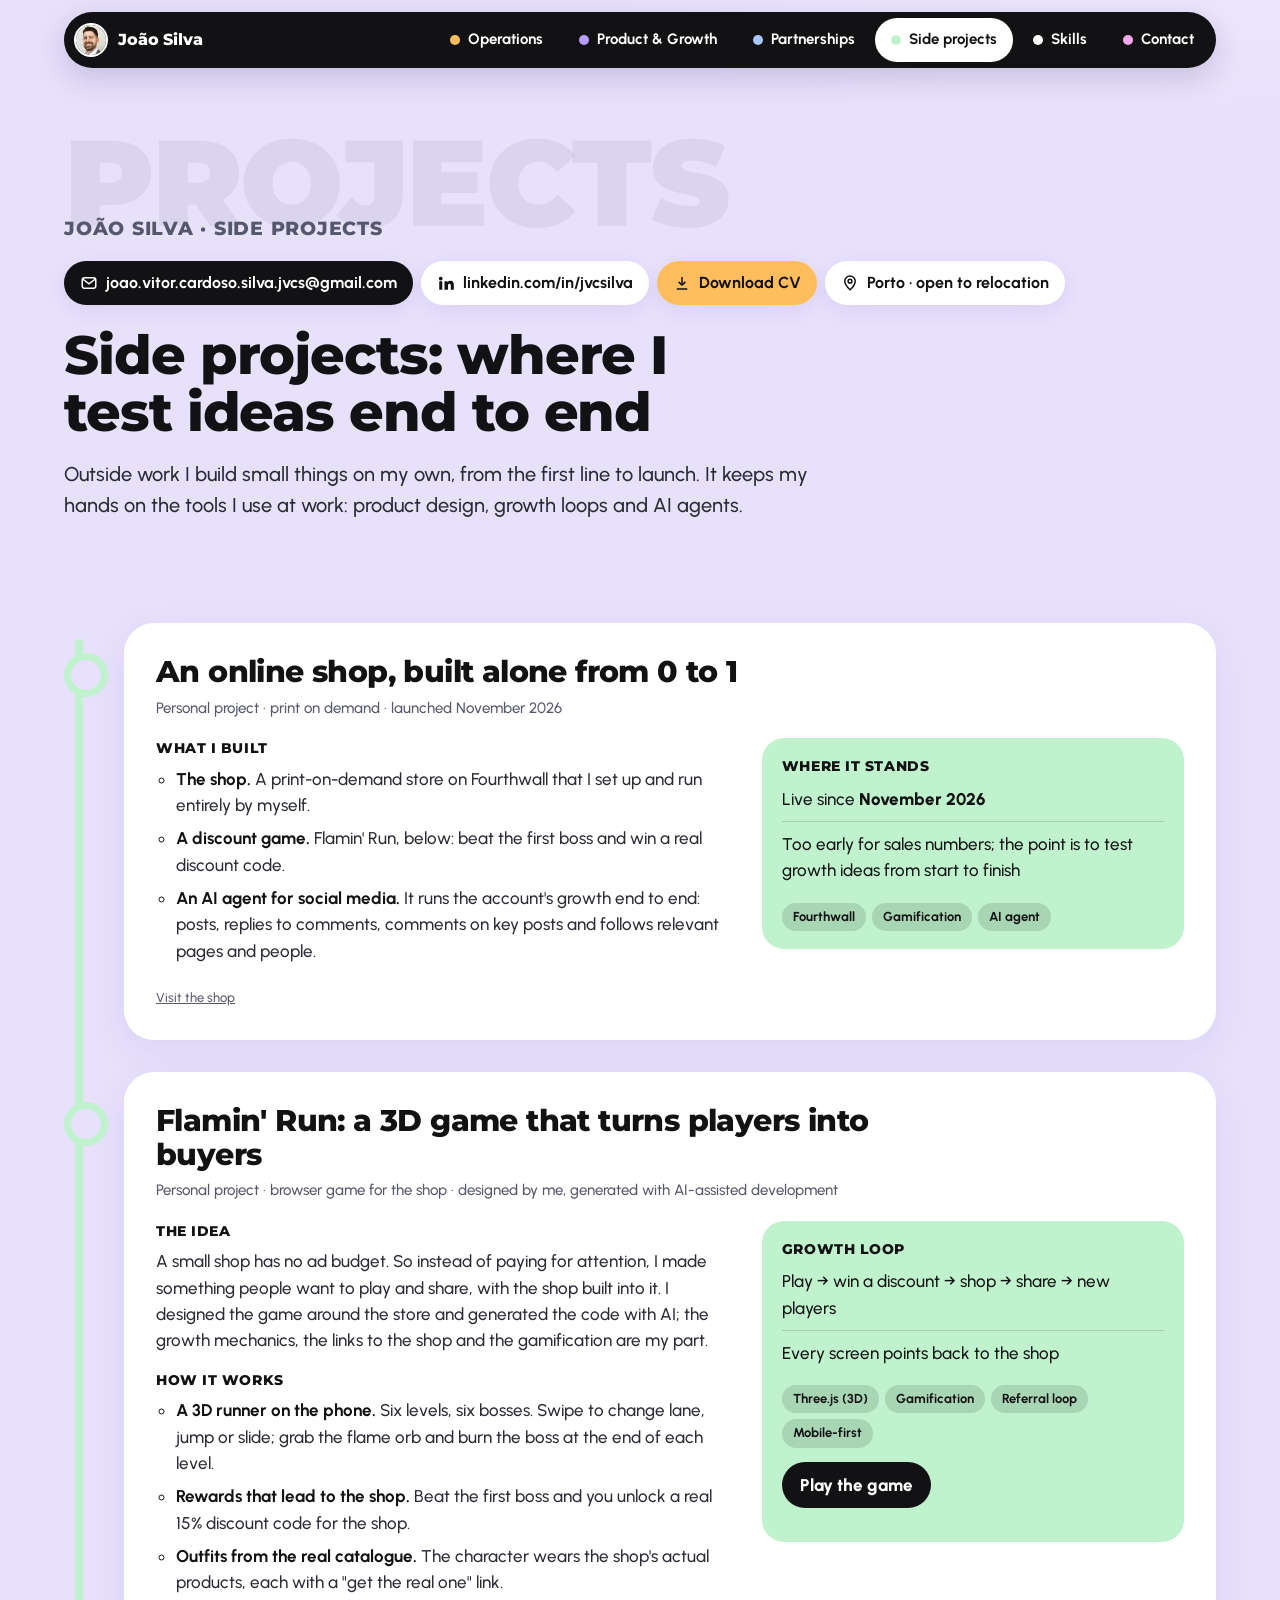
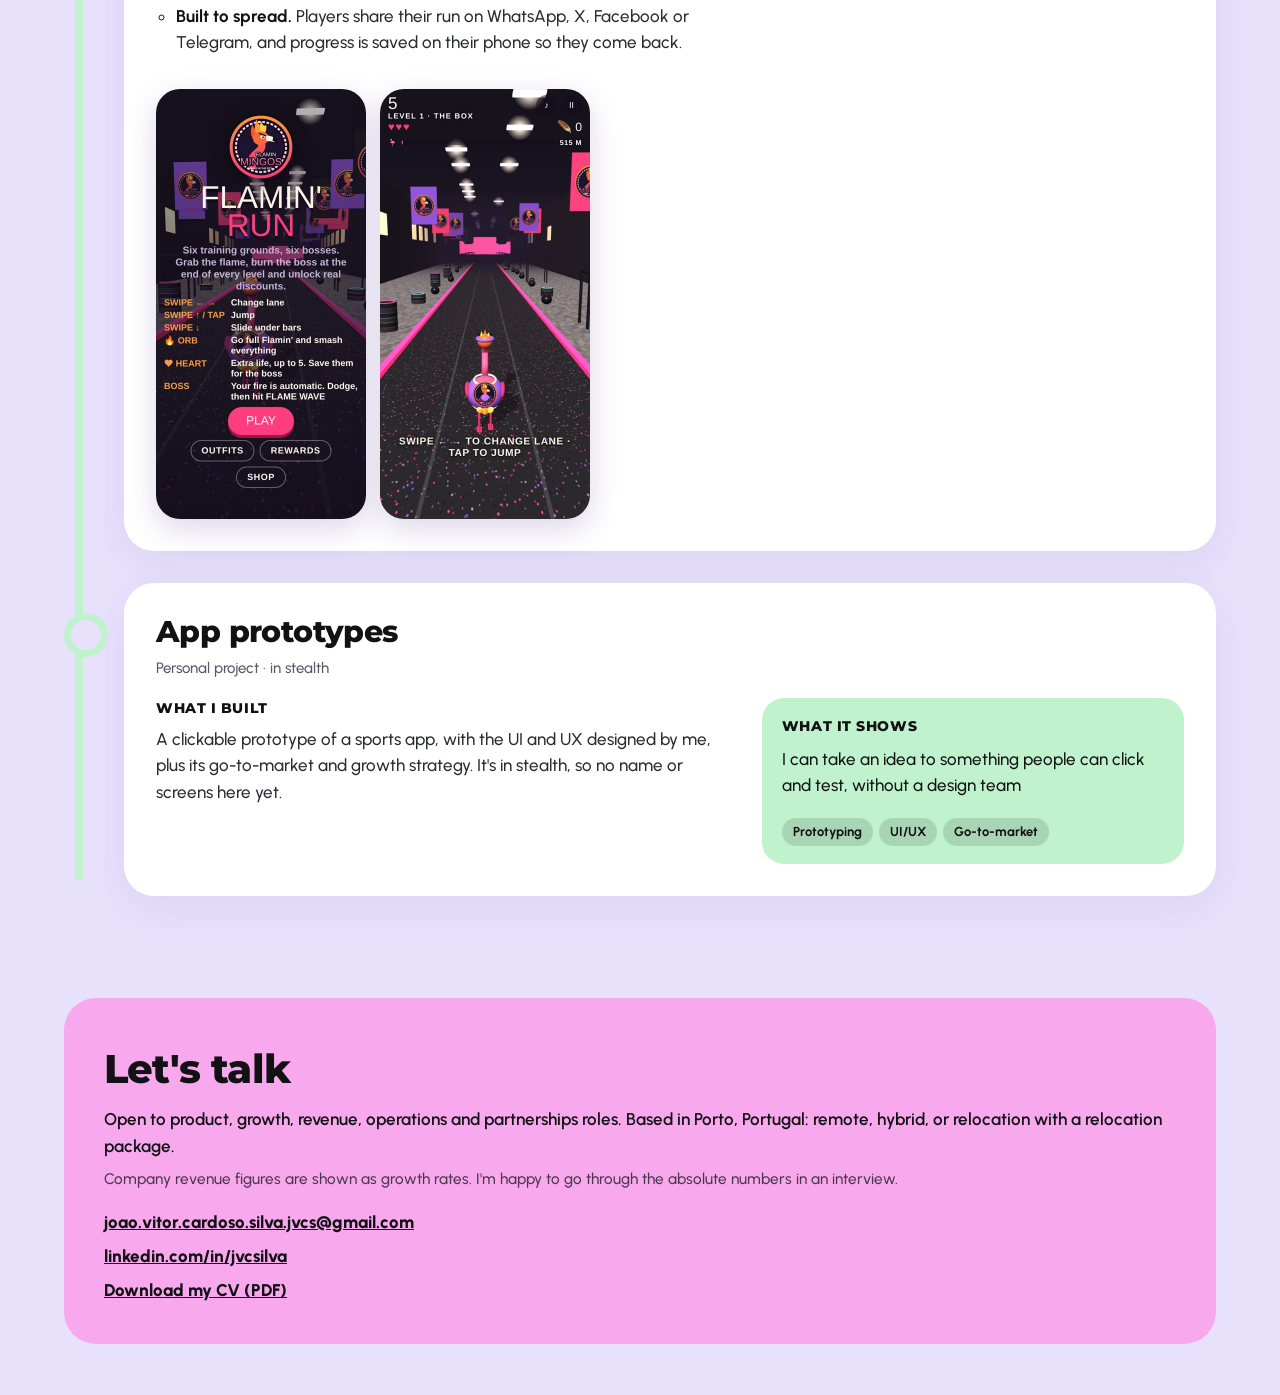
<file: projects/index.html>
<!DOCTYPE html>
<html lang="en">
<head>
<meta charset="utf-8">
<meta name="viewport" content="width=device-width, initial-scale=1">
<title>João Silva Side projects</title>
<meta name="description" content="Side projects by João Silva: an online shop built alone from 0 to 1, a 3D browser game that unlocks real discounts, an AI social media agent and clickable app prototypes.">
<link rel="icon" href="../assets/favicon.svg" type="image/svg+xml">
<link rel="apple-touch-icon" href="../assets/img/apple-touch-icon.png">
<meta property="og:type" content="website">
<meta property="og:title" content="João Silva · Side projects">
<meta property="og:description" content="Side projects by João Silva: an online shop built alone from 0 to 1, a 3D browser game that unlocks real discounts, an AI social media agent and clickable app prototypes.">
<meta property="og:url" content="https://jvcsilva.pages.dev/projects/">
<meta property="og:image" content="https://jvcsilva.pages.dev/assets/img/share.jpg">
<meta property="og:image:width" content="1200">
<meta property="og:image:height" content="630">
<meta name="twitter:card" content="summary_large_image">
<link rel="preload" href="../assets/fonts/montserrat.woff2" as="font" type="font/woff2" crossorigin>
<link rel="preload" href="../assets/fonts/urbanist.woff2" as="font" type="font/woff2" crossorigin>
<link rel="stylesheet" href="../assets/styles.css">
</head>
<body class="proj">

<header class="top">
  <div class="wrap">
    <a class="brand" href="../index.html"><img src="../assets/img/joao-avatar.jpg" alt="" width="34" height="34"><span>João Silva</span></a>
    <nav class="nav" aria-label="Portfolio sections">
      <a class="ops" href="../operations/index.html"><span class="l">Operations</span><span class="s">Ops</span></a>
      <a class="prod" href="../product/index.html"><span class="l">Product &amp; Growth</span><span class="s">Product</span></a>
      <a class="part" href="../partnerships/index.html"><span class="l">Partnerships</span><span class="s">Partners</span></a>
      <a class="proj" href="../projects/index.html" aria-current="page"><span class="l">Side projects</span><span class="s">Projects</span></a>
      <a class="skl" href="../skills/index.html"><span class="l">Skills</span><span class="s">Skills</span></a>
      <a class="contact" href="#contact"><span class="l">Contact</span><span class="s">Contact</span></a>
    </nav>
  </div>
</header>

<main>
  <section class="band hero">
    <div class="wrap">
      <p class="ghost sm" aria-hidden="true">Projects</p>
      <p class="role">João Silva · Side projects</p>
      <ul class="contacts" aria-label="Contact">
        <li><a class="mail" href="mailto:joao.vitor.cardoso.silva.jvcs@gmail.com"><svg viewBox="0 0 24 24" fill="none" stroke="currentColor" stroke-width="2" aria-hidden="true"><rect x="3" y="5" width="18" height="14" rx="3"/><path d="m4 7 8 6 8-6"/></svg><span class="full">joao.vitor.cardoso.silva.jvcs@gmail.com</span><span class="short">Email</span></a></li>
        <li><a href="https://www.linkedin.com/in/jvcsilva"><svg viewBox="0 0 24 24" fill="currentColor" aria-hidden="true"><path d="M4.98 3.5a2.5 2.5 0 1 1 0 5 2.5 2.5 0 0 1 0-5zM3 9.5h4V21H3zM10 9.5h3.8v1.6h.06c.53-1 1.83-2.06 3.77-2.06 4.03 0 4.77 2.65 4.77 6.1V21h-4v-5.1c0-1.22-.02-2.79-1.7-2.79-1.7 0-1.96 1.33-1.96 2.7V21H10z"/></svg><span class="full">linkedin.com/in/jvcsilva</span><span class="short">LinkedIn</span></a></li>
        <li><a class="cvbtn" href="../cv/Joao_Silva_CV.pdf" download><svg viewBox="0 0 24 24" fill="none" stroke="currentColor" stroke-width="2" aria-hidden="true"><path d="M12 4v11m0 0-4.5-4.5M12 15l4.5-4.5M5 20h14"/></svg><span class="full">Download CV</span><span class="short">CV</span></a></li>
        <li><span><svg viewBox="0 0 24 24" fill="none" stroke="currentColor" stroke-width="2" aria-hidden="true"><path d="M12 21s-7-6.2-7-11.5a7 7 0 0 1 14 0C19 14.8 12 21 12 21z"/><circle cx="12" cy="9.5" r="2.5"/></svg>Porto · open to relocation</span></li>
      </ul>
      <h1>Side projects: where I test ideas end to end</h1>
      <p class="lede">Outside work I build small things on my own, from the first line to launch. It keeps my hands on the tools I use at work: product design, growth loops and AI agents.</p>
    </div>
  </section>

  <section class="band">
    <div class="wrap">
      <ol class="route">

        <li class="stop">
          <h2>An online shop, built alone from 0 to 1</h2>
          <p class="where">Personal project · print on demand · launched November 2026</p>
          <div class="case">
            <div>
              <h3>What I built</h3>
              <ul>
                <li><strong>The shop.</strong> A print-on-demand store on Fourthwall that I set up and run entirely by myself.</li>
                <li><strong>A discount game.</strong> Flamin' Run, below: beat the first boss and win a real discount code.</li>
                <li><strong>An AI agent for social media.</strong> It runs the account's growth end to end: posts, replies to comments, comments on key posts and follows relevant pages and people.</li>
              </ul>
            </div>
            <div class="result">
              <h3>Where it stands</h3>
              <ul>
                <li>Live since <strong>November 2026</strong></li>
                <li>Too early for sales numbers; the point is to test growth ideas from start to finish</li>
              </ul>
              <ul class="tags" aria-label="Built with"><li>Fourthwall</li><li>Gamification</li><li>AI agent</li></ul>
            </div>
          </div>
          <p class="note"><a href="https://the-flamin-mingos-shop.fourthwall.com">Visit the shop</a></p>
        </li>

        <li class="stop" id="game">
          <h2>Flamin' Run: a 3D game that turns players into buyers</h2>
          <p class="where">Personal project · browser game for the shop · designed by me, generated with AI-assisted development</p>
          <div class="case">
            <div>
              <h3>The idea</h3>
              <p>A small shop has no ad budget. So instead of paying for attention, I made something people want to play and share, with the shop built into it. I designed the game around the store and generated the code with AI; the growth mechanics, the links to the shop and the gamification are my part.</p>
              <h3>How it works</h3>
              <ul>
                <li><strong>A 3D runner on the phone.</strong> Six levels, six bosses. Swipe to change lane, jump or slide; grab the flame orb and burn the boss at the end of each level.</li>
                <li><strong>Rewards that lead to the shop.</strong> Beat the first boss and you unlock a real 15% discount code for the shop.</li>
                <li><strong>Outfits from the real catalogue.</strong> The character wears the shop's actual products, each with a "get the real one" link.</li>
                <li><strong>Built to spread.</strong> Players share their run on WhatsApp, X, Facebook or Telegram, and progress is saved on their phone so they come back.</li>
              </ul>
            </div>
            <div class="result">
              <h3>Growth loop</h3>
              <ul>
                <li>Play → win a discount → shop → share → new players</li>
                <li>Every screen points back to the shop</li>
              </ul>
              <ul class="tags" aria-label="Built with"><li>Three.js (3D)</li><li>Gamification</li><li>Referral loop</li><li>Mobile-first</li></ul>
              <p class="play"><a href="flamin-run/index.html">Play the game</a></p>
            </div>
          </div>
          <div class="gameshots">
            <figure><img src="../assets/img/game-menu.jpg" alt="Flamin' Run start screen with the Flamin' Mingos badge, controls and a Play button" width="420" height="860"></figure>
            <figure><img src="../assets/img/game-play.jpg" alt="Flamin' Run gameplay: a flamingo character running down a neon track in level 1" width="420" height="860"></figure>
          </div>
        </li>

        <li class="stop">
          <h2>App prototypes</h2>
          <p class="where">Personal project · in stealth</p>
          <div class="case">
            <div>
              <h3>What I built</h3>
              <p>A clickable prototype of a sports app, with the UI and UX designed by me, plus its go-to-market and growth strategy. It's in stealth, so no name or screens here yet.</p>
            </div>
            <div class="result">
              <h3>What it shows</h3>
              <ul>
                <li>I can take an idea to something people can click and test, without a design team</li>
              </ul>
              <ul class="tags" aria-label="Skills"><li>Prototyping</li><li>UI/UX</li><li>Go-to-market</li></ul>
            </div>
          </div>
        </li>

      </ol>
    </div>
  </section>
</main>

<footer class="band foot" id="contact">
  <div class="wrap">
    <div>
      <h2>Let's talk</h2>
      <p>Open to product, growth, revenue, operations and partnerships roles. Based in Porto, Portugal: remote, hybrid, or relocation with a relocation package.</p>
      <p class="fig-note">Company revenue figures are shown as growth rates. I'm happy to go through the absolute numbers in an interview.</p>
          </div>
    <ul>
      <li><a href="mailto:joao.vitor.cardoso.silva.jvcs@gmail.com">joao.vitor.cardoso.silva.jvcs@gmail.com</a></li>
      <li><a href="https://www.linkedin.com/in/jvcsilva">linkedin.com/in/jvcsilva</a></li>
      <li><a href="../cv/Joao_Silva_CV.pdf" download>Download my CV (PDF)</a></li>
    </ul>
  </div>
</footer>

<script>
{
  const root=document.documentElement;
  const calm=window.matchMedia('(prefers-reduced-motion: reduce)').matches;
  if(!calm&&'IntersectionObserver' in window){
    root.classList.add('js');
    const hero=[...document.querySelectorAll('.hero .wrap > :not(.hero-grid), .hero-text > *, .portrait')];
    hero.forEach((el,i)=>{el.classList.add('reveal');el.style.setProperty('--d',(i*0.07).toFixed(2)+'s');});
    const rest=[...document.querySelectorAll('.career, .mline, .stop, .skillcard, .xfer a, .foot .wrap')];
    rest.forEach(el=>el.classList.add('reveal'));
    document.querySelectorAll('.stations').forEach(ul=>[...ul.children].forEach((li,i)=>li.style.setProperty('--i',i)));
    requestAnimationFrame(()=>requestAnimationFrame(()=>hero.forEach(el=>el.classList.add('in'))));
    const seen=new IntersectionObserver(entries=>{
      let n=0;
      entries.forEach(e=>{if(e.isIntersecting){e.target.style.setProperty('--d',(n++*0.08).toFixed(2)+'s');e.target.classList.add('in');seen.unobserve(e.target);}});
    },{rootMargin:'0px 0px -8% 0px',threshold:0});
    rest.forEach(el=>seen.observe(el));
    window.addEventListener('beforeprint',()=>document.querySelectorAll('.reveal').forEach(el=>el.classList.add('in')));
  }
}
</script>
</body>
</html>
</file>
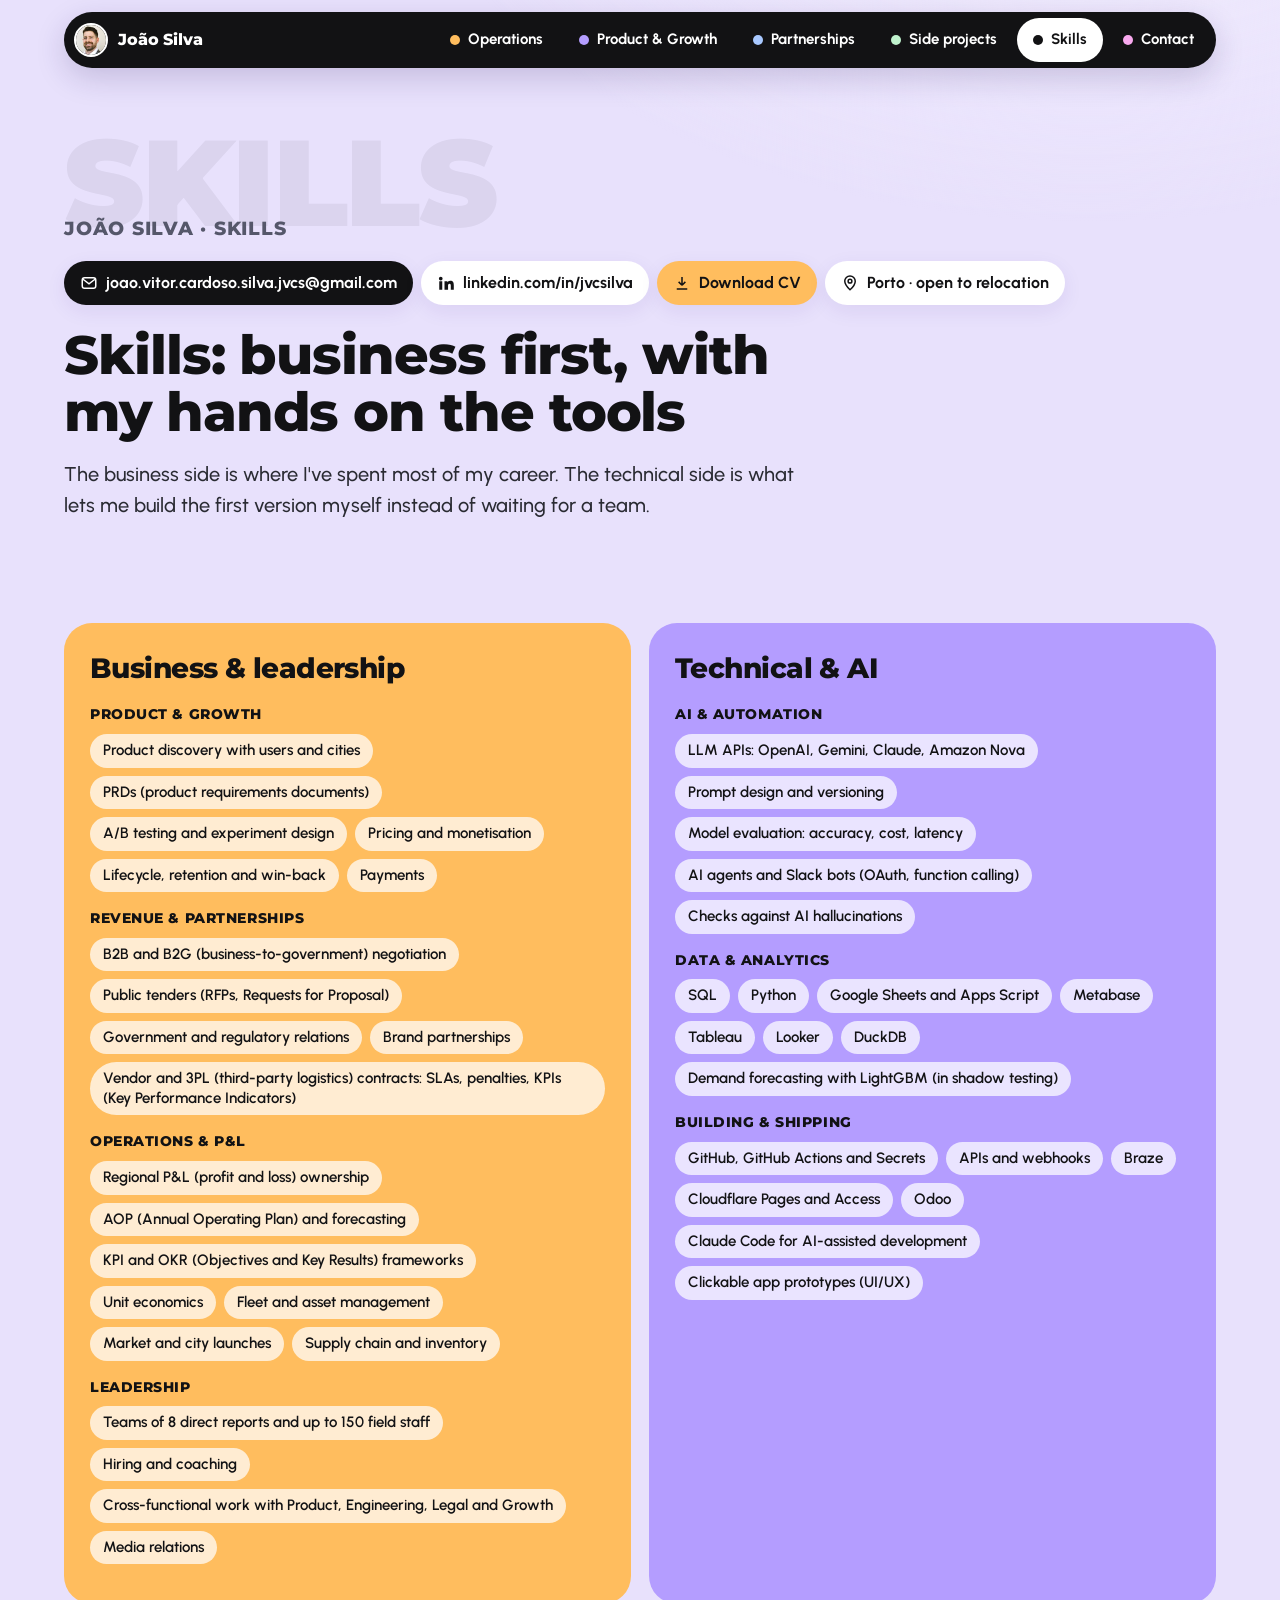
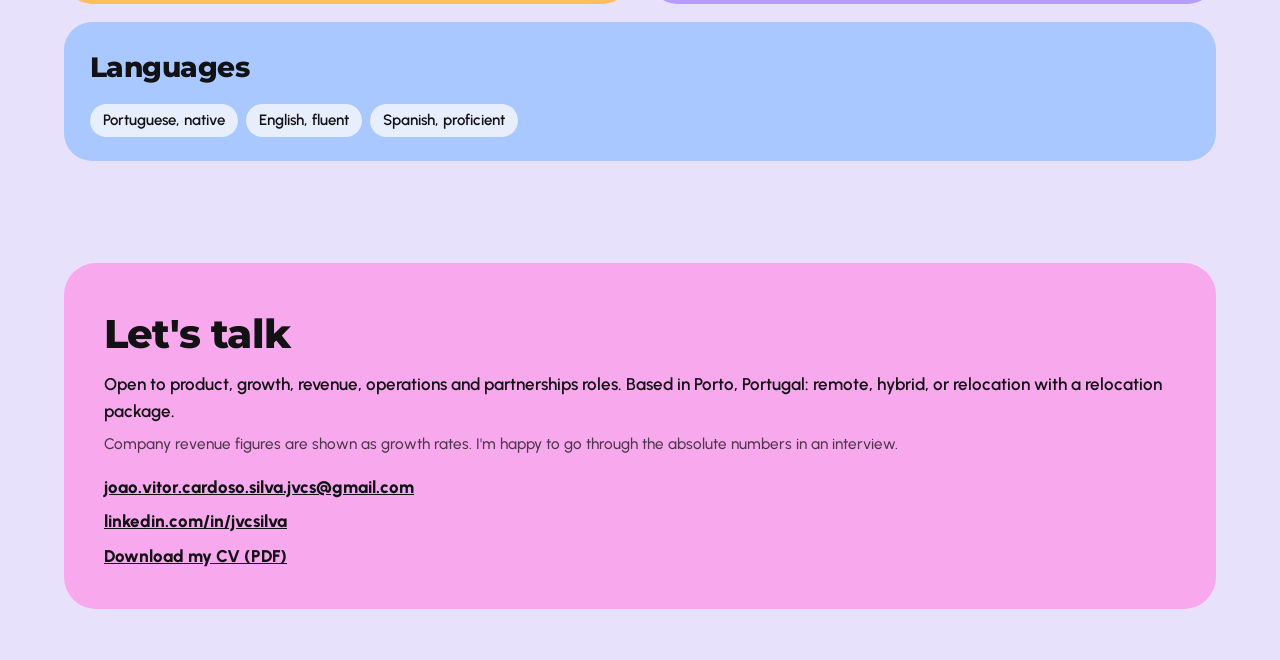
<file: skills/index.html>
<!DOCTYPE html>
<html lang="en">
<head>
<meta charset="utf-8">
<meta name="viewport" content="width=device-width, initial-scale=1">
<title>João Silva Skills</title>
<meta name="description" content="Skills of João Silva: product, growth, pricing, partnerships, P&L and leadership, plus SQL, Python, LLM APIs, AI agents, model evaluation and experiment design.">
<link rel="icon" href="../assets/favicon.svg" type="image/svg+xml">
<link rel="apple-touch-icon" href="../assets/img/apple-touch-icon.png">
<meta property="og:type" content="website">
<meta property="og:title" content="João Silva · Skills">
<meta property="og:description" content="Skills of João Silva: product, growth, pricing, partnerships, P&L and leadership, plus SQL, Python, LLM APIs, AI agents, model evaluation and experiment design.">
<meta property="og:url" content="https://jvcsilva.pages.dev/skills/">
<meta property="og:image" content="https://jvcsilva.pages.dev/assets/img/share.jpg">
<meta property="og:image:width" content="1200">
<meta property="og:image:height" content="630">
<meta name="twitter:card" content="summary_large_image">
<link rel="preload" href="../assets/fonts/montserrat.woff2" as="font" type="font/woff2" crossorigin>
<link rel="preload" href="../assets/fonts/urbanist.woff2" as="font" type="font/woff2" crossorigin>
<link rel="stylesheet" href="../assets/styles.css">
</head>
<body class="skl">

<header class="top">
  <div class="wrap">
    <a class="brand" href="../index.html"><img src="../assets/img/joao-avatar.jpg" alt="" width="34" height="34"><span>João Silva</span></a>
    <nav class="nav" aria-label="Portfolio sections">
      <a class="ops" href="../operations/index.html"><span class="l">Operations</span><span class="s">Ops</span></a>
      <a class="prod" href="../product/index.html"><span class="l">Product &amp; Growth</span><span class="s">Product</span></a>
      <a class="part" href="../partnerships/index.html"><span class="l">Partnerships</span><span class="s">Partners</span></a>
      <a class="proj" href="../projects/index.html"><span class="l">Side projects</span><span class="s">Projects</span></a>
      <a class="skl" href="../skills/index.html" aria-current="page"><span class="l">Skills</span><span class="s">Skills</span></a>
      <a class="contact" href="#contact"><span class="l">Contact</span><span class="s">Contact</span></a>
    </nav>
  </div>
</header>

<main>
  <section class="band hero">
    <div class="wrap">
      <p class="ghost sm" aria-hidden="true">Skills</p>
      <p class="role">João Silva · Skills</p>
      <ul class="contacts" aria-label="Contact">
        <li><a class="mail" href="mailto:joao.vitor.cardoso.silva.jvcs@gmail.com"><svg viewBox="0 0 24 24" fill="none" stroke="currentColor" stroke-width="2" aria-hidden="true"><rect x="3" y="5" width="18" height="14" rx="3"/><path d="m4 7 8 6 8-6"/></svg><span class="full">joao.vitor.cardoso.silva.jvcs@gmail.com</span><span class="short">Email</span></a></li>
        <li><a href="https://www.linkedin.com/in/jvcsilva"><svg viewBox="0 0 24 24" fill="currentColor" aria-hidden="true"><path d="M4.98 3.5a2.5 2.5 0 1 1 0 5 2.5 2.5 0 0 1 0-5zM3 9.5h4V21H3zM10 9.5h3.8v1.6h.06c.53-1 1.83-2.06 3.77-2.06 4.03 0 4.77 2.65 4.77 6.1V21h-4v-5.1c0-1.22-.02-2.79-1.7-2.79-1.7 0-1.96 1.33-1.96 2.7V21H10z"/></svg><span class="full">linkedin.com/in/jvcsilva</span><span class="short">LinkedIn</span></a></li>
        <li><a class="cvbtn" href="../cv/Joao_Silva_CV.pdf" download><svg viewBox="0 0 24 24" fill="none" stroke="currentColor" stroke-width="2" aria-hidden="true"><path d="M12 4v11m0 0-4.5-4.5M12 15l4.5-4.5M5 20h14"/></svg><span class="full">Download CV</span><span class="short">CV</span></a></li>
        <li><span><svg viewBox="0 0 24 24" fill="none" stroke="currentColor" stroke-width="2" aria-hidden="true"><path d="M12 21s-7-6.2-7-11.5a7 7 0 0 1 14 0C19 14.8 12 21 12 21z"/><circle cx="12" cy="9.5" r="2.5"/></svg>Porto · open to relocation</span></li>
      </ul>
      <h1>Skills: business first, with my hands on the tools</h1>
      <p class="lede">The business side is where I've spent most of my career. The technical side is what lets me build the first version myself instead of waiting for a team.</p>
    </div>
  </section>

  <section class="band">
    <div class="wrap skills">
      <div class="skillcard ops">
        <h2>Business &amp; leadership</h2>
          <div class="sgroup"><h3>Product &amp; growth</h3><ul class="chips"><li>Product discovery with users and cities</li><li>PRDs (product requirements documents)</li><li>A/B testing and experiment design</li><li>Pricing and monetisation</li><li>Lifecycle, retention and win-back</li><li>Payments</li></ul></div>
          <div class="sgroup"><h3>Revenue &amp; partnerships</h3><ul class="chips"><li>B2B and B2G (business-to-government) negotiation</li><li>Public tenders (RFPs, Requests for Proposal)</li><li>Government and regulatory relations</li><li>Brand partnerships</li><li>Vendor and 3PL (third-party logistics) contracts: SLAs, penalties, KPIs (Key Performance Indicators)</li></ul></div>
          <div class="sgroup"><h3>Operations &amp; P&amp;L</h3><ul class="chips"><li>Regional P&amp;L (profit and loss) ownership</li><li>AOP (Annual Operating Plan) and forecasting</li><li>KPI and OKR (Objectives and Key Results) frameworks</li><li>Unit economics</li><li>Fleet and asset management</li><li>Market and city launches</li><li>Supply chain and inventory</li></ul></div>
          <div class="sgroup"><h3>Leadership</h3><ul class="chips"><li>Teams of 8 direct reports and up to 150 field staff</li><li>Hiring and coaching</li><li>Cross-functional work with Product, Engineering, Legal and Growth</li><li>Media relations</li></ul></div>
      </div>
      <div class="skillcard prod">
        <h2>Technical &amp; AI</h2>
          <div class="sgroup"><h3>AI &amp; automation</h3><ul class="chips"><li>LLM APIs: OpenAI, Gemini, Claude, Amazon Nova</li><li>Prompt design and versioning</li><li>Model evaluation: accuracy, cost, latency</li><li>AI agents and Slack bots (OAuth, function calling)</li><li>Checks against AI hallucinations</li></ul></div>
          <div class="sgroup"><h3>Data &amp; analytics</h3><ul class="chips"><li>SQL</li><li>Python</li><li>Google Sheets and Apps Script</li><li>Metabase</li><li>Tableau</li><li>Looker</li><li>DuckDB</li><li>Demand forecasting with LightGBM (in shadow testing)</li></ul></div>
          <div class="sgroup"><h3>Building &amp; shipping</h3><ul class="chips"><li>GitHub, GitHub Actions and Secrets</li><li>APIs and webhooks</li><li>Braze</li><li>Cloudflare Pages and Access</li><li>Odoo</li><li>Claude Code for AI-assisted development</li><li>Clickable app prototypes (UI/UX)</li></ul></div>
      </div>
      <div class="skillcard part lang">
        <h2>Languages</h2>
        <ul class="chips"><li>Portuguese, native</li><li>English, fluent</li><li>Spanish, proficient</li></ul>
      </div>
    </div>
  </section>
</main>

<footer class="band foot" id="contact">
  <div class="wrap">
    <div>
      <h2>Let's talk</h2>
      <p>Open to product, growth, revenue, operations and partnerships roles. Based in Porto, Portugal: remote, hybrid, or relocation with a relocation package.</p>
      <p class="fig-note">Company revenue figures are shown as growth rates. I'm happy to go through the absolute numbers in an interview.</p>
          </div>
    <ul>
      <li><a href="mailto:joao.vitor.cardoso.silva.jvcs@gmail.com">joao.vitor.cardoso.silva.jvcs@gmail.com</a></li>
      <li><a href="https://www.linkedin.com/in/jvcsilva">linkedin.com/in/jvcsilva</a></li>
      <li><a href="../cv/Joao_Silva_CV.pdf" download>Download my CV (PDF)</a></li>
    </ul>
  </div>
</footer>

<script>
{
  const root=document.documentElement;
  const calm=window.matchMedia('(prefers-reduced-motion: reduce)').matches;
  if(!calm&&'IntersectionObserver' in window){
    root.classList.add('js');
    const hero=[...document.querySelectorAll('.hero .wrap > :not(.hero-grid), .hero-text > *, .portrait')];
    hero.forEach((el,i)=>{el.classList.add('reveal');el.style.setProperty('--d',(i*0.07).toFixed(2)+'s');});
    const rest=[...document.querySelectorAll('.career, .mline, .stop, .skillcard, .xfer a, .foot .wrap')];
    rest.forEach(el=>el.classList.add('reveal'));
    document.querySelectorAll('.stations').forEach(ul=>[...ul.children].forEach((li,i)=>li.style.setProperty('--i',i)));
    requestAnimationFrame(()=>requestAnimationFrame(()=>hero.forEach(el=>el.classList.add('in'))));
    const seen=new IntersectionObserver(entries=>{
      let n=0;
      entries.forEach(e=>{if(e.isIntersecting){e.target.style.setProperty('--d',(n++*0.08).toFixed(2)+'s');e.target.classList.add('in');seen.unobserve(e.target);}});
    },{rootMargin:'0px 0px -8% 0px',threshold:0});
    rest.forEach(el=>seen.observe(el));
    window.addEventListener('beforeprint',()=>document.querySelectorAll('.reveal').forEach(el=>el.classList.add('in')));
  }
}
</script>
</body>
</html>
</file>
<file: assets/styles.css>
/* VOICE   a senior operator's portfolio, friendly and confident, like a well-made consumer app
   IDEA    a metro map of a career: each track is a coloured line, each case a station on it
   PICTURE giant faded name behind the title, a glossy 3D metro roundel; pastel line tiles
   COLOUR  lavender ground, white cards, near-black ink; orange = Operations, lavender = Product & AI,
           sky blue = Partnerships, pink = contact, mint = availability
   TYPE    Montserrat 800/900 for display and numbers, Urbanist for text (both self-hosted)
   LAYOUT  hero with name, contacts and stats; bento of line tiles; cases as white cards on a line */

@font-face{font-family:Montserrat;src:url(fonts/montserrat.woff2) format("woff2");font-weight:100 900;font-display:swap}
@font-face{font-family:Urbanist;src:url(fonts/urbanist.woff2) format("woff2");font-weight:100 900;font-display:swap}

/* Palette and finish taken from the person's fitness-app reference: lavender ground, white cards,
   pastel tiles (orange, lavender, sky blue, pink), near-black ink, a dark pill navigation bar. */
:root{color-scheme:light;--bg:#e8e1fc;--bg2:#f3effe;--ink:#121214;--soft:#55576a;--faint:#8b8d9c;--card:#ffffff;--edge:rgba(18,18,20,.07);--neon:#121214;--ops:#ffbd5e;--prod:#b49dff;--part:#a8c8ff;--pink:#f8a9ee;--mint:#bff2cd;--dark:#121214;--line:var(--ink);--display:Montserrat,"Arial Black",system-ui,sans-serif}
*{box-sizing:border-box;min-width:0}
html{scroll-padding-top:84px;background:var(--bg)}
body{margin:0;color:var(--ink);font:500 17px/1.55 Urbanist,system-ui,-apple-system,"Segoe UI",sans-serif;overflow-x:clip;background:radial-gradient(1000px 640px at 85% -10%,var(--bg2),transparent 70%),var(--bg)}
img{max-width:100%;height:auto;display:block}
a{color:inherit}
.ops{--line:var(--ops)}
.prod{--line:var(--prod)}
.part{--line:var(--part)}
.proj{--line:var(--mint)}
.skl{--line:#ffffff}
.wrap{max-width:1240px;margin:0 auto}
.band{padding-block:clamp(28px,4vw,56px);padding-inline:max(5vw,16px)}

/* top bar: a dark pill, like an app's tab bar */
.top{position:sticky;top:0;z-index:5;padding:12px max(5vw,16px)}
.top .wrap{display:flex;flex-wrap:wrap;align-items:center;justify-content:space-between;gap:8px 16px;background:var(--dark);color:#fff;border-radius:999px;padding:6px;box-shadow:0 10px 30px rgba(40,20,90,.18)}
.brand{display:inline-flex;align-items:center;gap:10px;font-family:var(--display);font-weight:800;font-size:16px;text-decoration:none;letter-spacing:-.01em;padding:4px 14px 4px 4px;border-radius:999px;min-height:44px}
.brand img{width:34px;height:34px;border-radius:50%;object-fit:cover;border:2px solid #fff}
.brand:hover{background:rgba(255,255,255,.1)}
.nav{display:flex;flex-wrap:wrap;gap:4px}
.nav a{text-decoration:none;display:inline-flex;align-items:center;gap:8px;padding:10px 16px;border-radius:999px;font-weight:700;font-size:15px;min-height:44px}
.nav .s,.contacts .short{display:none}
.nav a::before{content:"";width:10px;height:10px;border-radius:50%;background:var(--line);flex:none}
.nav a.contact::before{background:var(--pink)}
.nav a:hover{background:rgba(255,255,255,.1)}
.nav a[aria-current=page]{background:#fff;color:var(--dark)}
.nav a.skl[aria-current=page]::before{background:var(--dark)}
.nav a:focus-visible,.mline:focus-visible,.xfer a:focus-visible,.foot a:focus-visible,.contacts a:focus-visible{outline:3px solid #6a4cff;outline-offset:3px}

/* hero */
.hero{position:relative}
.ghost{font-family:var(--display);font-weight:900;font-size:clamp(64px,13vw,190px);line-height:.86;letter-spacing:-.02em;text-transform:uppercase;color:rgba(18,18,20,.06);margin:0 0 -.18em;user-select:none;overflow-wrap:anywhere}
.hero .wrap{position:relative}
.badge{position:absolute;right:0;top:10px;width:clamp(220px,26vw,330px);height:auto;overflow:visible}
.badge text{font-family:var(--display);font-weight:800;font-size:12.6px;letter-spacing:.14em;fill:var(--ink)}
.badge .spin{transform-origin:100px 100px;animation:turn 28s linear infinite}
@keyframes turn{to{transform:rotate(360deg)}}
@media (prefers-reduced-motion:reduce){.badge .spin{animation:none}}
@media (max-width:420px){.fig b{font-size:24px}.fig{padding:12px 10px}}
.ghost.sm{font-size:clamp(34px,9.5vw,150px)}
.role{font-family:var(--display);font-weight:800;text-transform:uppercase;letter-spacing:.04em;font-size:clamp(15px,1.6vw,19px);color:var(--soft);margin:0 0 18px}
h1{font-family:var(--display);font-weight:800;font-size:clamp(32px,4.4vw,54px);line-height:1.05;letter-spacing:-.02em;margin:0 0 18px;text-wrap:balance;max-width:22ch}
.contacts{list-style:none;margin:0 0 22px;padding:0;display:flex;flex-wrap:wrap;gap:8px}
.contacts>li>a,.contacts>li>span{display:inline-flex;align-items:center;gap:8px;min-height:44px;padding:8px 16px;border-radius:999px;background:var(--card);text-decoration:none;font-weight:700;font-size:16px;box-shadow:0 6px 20px rgba(60,30,140,.08);overflow-wrap:anywhere}
.contacts svg{width:18px;height:18px;flex:none}
.contacts .mail{background:var(--dark);color:#fff}
.contacts .avail{background:var(--mint)}
.contacts .cvbtn{background:var(--ops)}
.contacts>li>a:hover{transform:translateY(-1px)}
.lede{font-size:clamp(18px,1.6vw,20px);max-width:62ch;margin:0;color:#2a2b33}
.who{color:var(--soft);margin:14px 0 0;font-size:15px}
.figs{display:grid;grid-template-columns:repeat(auto-fit,minmax(8.5em,1fr));gap:0;margin-top:clamp(24px,3vw,36px);background:var(--card);border-radius:28px;padding:8px 10px;box-shadow:0 12px 40px rgba(60,30,140,.08)}
.fig{padding:16px 18px}
.fig b{display:block;font-family:var(--display);font-weight:800;font-size:clamp(28px,3vw,40px);line-height:1.05;letter-spacing:-.02em;white-space:nowrap;color:var(--ink)}
.fig span{display:block;font-size:15px;color:var(--soft);margin-top:6px;max-width:22ch}

/* home: bento of line tiles */
.map{display:grid;grid-template-columns:repeat(2,minmax(0,1fr));gap:18px}
.map>.ops{grid-column:1/-1}
.mline{display:block;text-decoration:none;border-radius:28px;padding:24px 26px 26px;background:var(--line);color:var(--dark);container-type:inline-size;transition:transform .2s}
.mline:hover{transform:translateY(-3px)}
.mhead{display:flex;flex-wrap:wrap;align-items:baseline;justify-content:space-between;gap:6px 16px;margin-bottom:20px}
.mhead h2{margin:0;font-family:var(--display);font-size:clamp(24px,2.6vw,32px);font-weight:800;letter-spacing:-.02em}
.mhead p{margin:0;font-size:15px;font-weight:600;opacity:.8}
.go{font-weight:800;white-space:nowrap;background:var(--dark);color:#fff;border-radius:999px;padding:4px 12px;margin-left:6px;display:inline-block}
.stations{list-style:none;margin:0;padding:0;display:grid;grid-template-columns:repeat(var(--n,4),minmax(0,1fr));position:relative}
.stations::before{content:"";position:absolute;left:0;right:0;top:9px;height:8px;border-radius:4px;background:var(--dark)}
.stations li{position:relative;padding:34px 14px 0 0}
.stations li::before{content:"";position:absolute;top:2px;left:0;width:22px;height:22px;border-radius:50%;background:var(--line);border:5px solid var(--dark)}
.stations b{display:block;font-family:var(--display);font-weight:800;font-size:18px;line-height:1.15;letter-spacing:-.01em}
.stations span{display:block;font-size:15px;font-weight:600;opacity:.78;margin-top:4px}
@container (max-width:640px){
  .stations{grid-template-columns:minmax(0,1fr);padding-left:40px}
  .stations::before{left:7px;right:auto;top:6px;bottom:6px;width:8px;height:auto}
  .stations li{padding:0 0 16px 0}
  .stations li::before{left:-40px;top:0}
}

/* track pages: cases as glass cards on one coloured line */
.route{list-style:none;margin:0;padding:0;position:relative}
.route::before{content:"";position:absolute;left:11px;top:16px;bottom:16px;width:8px;border-radius:4px;background:var(--line)}
.stop{position:relative;margin:0 0 clamp(22px,3vw,32px) clamp(44px,5vw,60px);background:var(--card);border-radius:30px;padding:clamp(20px,3vw,32px);box-shadow:0 12px 40px rgba(60,30,140,.07)}
.stop:last-child{margin-bottom:0}
.stop::before{content:"";position:absolute;left:calc(-1 * clamp(44px,5vw,60px));top:30px;width:30px;height:30px;border-radius:50%;background:var(--bg);border:7px solid var(--line)}
.stop h2{margin:0;font-family:var(--display);font-size:clamp(22px,2.4vw,30px);line-height:1.12;font-weight:800;letter-spacing:-.02em;max-width:34ch}
.where{margin:8px 0 18px;color:var(--soft);font-size:15px}
.case{display:grid;grid-template-columns:minmax(0,1.35fr) minmax(0,1fr);gap:18px 36px}
.case h3{font-family:var(--display);font-size:14px;font-weight:800;text-transform:uppercase;letter-spacing:.04em;color:var(--ink);margin:0 0 6px}
.case p{margin:0 0 16px;max-width:66ch;color:#2a2b33}
.case ul{margin:0 0 16px;padding-left:20px;color:#2a2b33}
.case li{margin-bottom:7px}
.case li::marker{color:var(--ink)}
.case strong{color:var(--ink)}
.result{background:var(--line);color:var(--dark);border-radius:22px;padding:18px 20px;align-self:start}
.result h3{color:var(--dark)}
.result ul{list-style:none;padding:0;margin:0;color:var(--dark)}
.result li{padding:9px 0;border-top:1px solid rgba(0,0,0,.14);margin:0}
.result li:first-of-type{border-top:0;padding-top:2px}
.result strong{font-weight:800;color:var(--dark)}
.tags{display:flex;flex-wrap:wrap;gap:6px;margin:10px 0 0!important;padding:0;list-style:none}
.result .tags li,.tags li{font-size:13px;font-weight:700;border:0;border-radius:99px;padding:4px 11px;margin:0;background:rgba(0,0,0,.12)}
.stage{border-left:4px solid var(--line);padding-left:14px;margin:0 0 14px}
.stage p{margin:0}
.shot{margin:4px 0 16px;border:1px solid var(--edge);border-radius:22px;overflow:hidden;background:#fff}
.shot figcaption{font-size:14px;color:var(--soft);padding:10px 14px;background:var(--bg2)}

/* parking review gallery and evals */
.sub{font-family:var(--display);font-size:17px;font-weight:800;margin:30px 0 14px}
.reviews{display:grid;grid-template-columns:repeat(auto-fit,minmax(15em,1fr));gap:16px}
.rcard{margin:0;border:1px solid var(--edge);border-radius:22px;overflow:hidden;display:grid;grid-template-columns:110px minmax(0,1fr);background:var(--bg2)}
.rcard img{width:110px;height:100%;min-height:170px;object-fit:cover}
.rcard figcaption{padding:12px 14px;font-size:14px}
.rcard p{margin:4px 0 8px;color:#2a2b33}
.rcard b{font-family:var(--display);font-weight:800;font-size:15px}
.pass{color:#0d8a3a}
.fail{color:#d0201a}
.rcard dl{display:grid;grid-template-columns:auto minmax(0,1fr);gap:2px 10px;margin:0;color:var(--soft);font-size:13px}
.rcard dt{font-weight:700}
.rcard dd{margin:0;overflow-wrap:anywhere}
.note{font-size:13px;color:var(--soft);margin:8px 0 0}
.evals{display:grid;grid-template-columns:minmax(0,1fr);gap:20px;margin-top:8px}
.bars{list-style:none;margin:0;padding:0;display:grid;gap:8px;max-width:760px}
.bars li{display:grid;grid-template-columns:9.5em minmax(0,1fr) 3.6em;align-items:center;gap:10px;font-size:15px}
.bars i{display:block;height:16px;border-radius:99px;background:var(--line);width:calc(var(--v) * 1%)}
.bars li:last-child i{opacity:.4}
.bars b{text-align:right;font-variant-numeric:tabular-nums;font-weight:800}

/* interchange */
.change h2{font-family:var(--display);font-size:24px;font-weight:800;margin:0 0 6px;display:flex;align-items:center;gap:10px}
.change h2::before{content:"";width:22px;height:22px;border-radius:50%;border:6px solid var(--dark);background:var(--ops);flex:none}
.change>.wrap>p{margin:0 0 18px;color:var(--soft)}
.xfer{display:grid;grid-template-columns:repeat(auto-fit,minmax(16em,1fr));gap:16px}
.xfer a{display:block;text-decoration:none;border-radius:24px;padding:18px 20px;background:var(--line);color:var(--dark);transition:transform .2s}
.xfer a:hover{transform:translateY(-3px)}
.xfer b{display:block;font-family:var(--display);font-size:18px;font-weight:800;margin-bottom:4px}
.xfer span{font-size:15px;font-weight:600;opacity:.8}

/* hero with portrait: full colour, in a circle */
.hero-grid{display:grid;grid-template-columns:minmax(0,1fr) clamp(200px,20vw,260px);gap:clamp(28px,4vw,56px);align-items:center;position:relative}
.portrait{position:relative;margin:clamp(48px,6vw,96px) 0 0;align-self:start}
.portrait img{width:100%;height:auto;aspect-ratio:1;object-fit:cover;border-radius:50%;border:7px solid #fff;box-shadow:0 18px 44px rgba(60,30,140,.18),0 0 0 14px rgba(255,255,255,.35)}
@media (max-width:900px){
  .hero-grid{grid-template-columns:minmax(0,1fr)}
  .portrait{position:absolute;top:-4px;right:0;margin:0;width:clamp(84px,22vw,124px)}
  .portrait img{border-width:4px;box-shadow:0 10px 24px rgba(60,30,140,.18),0 0 0 7px rgba(255,255,255,.35)}
  .hero-text .ghost{margin-right:clamp(88px,24vw,136px)}
}

/* motion: quiet fade-up as things enter the screen, metro lines draw themselves */
@media (prefers-reduced-motion:no-preference){
  html.js .reveal{opacity:0;transform:translateY(16px);transition:opacity .7s cubic-bezier(.2,.7,.2,1),transform .7s cubic-bezier(.2,.7,.2,1);transition-delay:var(--d,0s)}
  html.js .reveal.in{opacity:1;transform:none}
  html.js .reveal .stations::before{transform:scaleX(0);transform-origin:left center;transition:transform 1.1s cubic-bezier(.2,.7,.2,1) .25s}
  html.js .reveal.in .stations::before{transform:scaleX(1)}
  html.js .reveal .stations li::before{opacity:0;transform:scale(.4);transition:opacity .45s ease,transform .45s cubic-bezier(.2,.9,.3,1.3);transition-delay:calc(.35s + var(--i,0) * .14s)}
  html.js .reveal.in .stations li::before{opacity:1;transform:none}
  .mline,.xfer a,.contacts>li>a,.stop{transition:transform .25s ease,box-shadow .25s ease}
  .mline:hover,.xfer a:hover{box-shadow:0 16px 40px rgba(60,30,140,.16)}
}
@container (max-width:640px){
  html.js .reveal .stations::before{transform:scaleY(0);transform-origin:center top}
  html.js .reveal.in .stations::before{transform:scaleY(1)}
}

/* career line and skills */
.career{margin-top:clamp(24px,3vw,36px);background:var(--card);border-radius:28px;padding:24px 26px 18px;box-shadow:0 12px 40px rgba(60,30,140,.08);container-type:inline-size;--line:var(--ops)}
.career .stations span{color:var(--soft);opacity:1}
.skills{display:grid;grid-template-columns:repeat(2,minmax(0,1fr));gap:18px}
.skillcard{background:var(--line);border-radius:28px;padding:24px 26px}
.skillcard h2{font-family:var(--display);font-size:clamp(22px,2.4vw,28px);font-weight:800;margin:0 0 14px;letter-spacing:-.02em}
.sgroup{margin-bottom:16px}
.sgroup h3{font-family:var(--display);font-size:14px;font-weight:800;text-transform:uppercase;letter-spacing:.04em;margin:0 0 8px}
.chips{list-style:none;margin:0;padding:0;display:flex;flex-wrap:wrap;gap:8px}
.chips li{background:rgba(255,255,255,.72);border-radius:999px;padding:7px 13px;font-size:15px;font-weight:600;line-height:1.3}
.lang{grid-column:1/-1}
@media (max-width:800px){.skills{grid-template-columns:minmax(0,1fr)}}

.gameshots{display:flex;gap:14px;margin-top:18px;flex-wrap:wrap}
.gameshots figure{margin:0;flex:0 1 210px;border-radius:24px;overflow:hidden;box-shadow:0 10px 30px rgba(60,30,140,.18)}
.play a{display:inline-block;margin-top:14px;background:var(--dark);color:#fff;text-decoration:none;font-weight:800;border-radius:999px;padding:10px 18px}
@media (max-width:600px){.gameshots figure{flex:1 1 0}}

/* footer: the pink tile */
.foot .wrap{display:flex;flex-wrap:wrap;justify-content:space-between;align-items:end;gap:18px 40px;background:var(--pink);color:var(--dark);border-radius:32px;padding:clamp(24px,4vw,40px)}
.foot h2{margin:0 0 6px;font-family:var(--display);font-size:clamp(28px,3.4vw,40px);font-weight:800;letter-spacing:-.02em}
.foot p{margin:0;font-weight:600}
.foot p+p{margin-top:8px}
.foot p.fig-note{font-weight:500;font-size:.9em;opacity:.75}
.foot ul{list-style:none;margin:0;padding:0;display:grid;gap:8px;font-size:17px}
.foot a{font-weight:800;overflow-wrap:anywhere}

@media (max-width:860px){.map{grid-template-columns:minmax(0,1fr)}}
@media (max-width:800px){.case{grid-template-columns:minmax(0,1fr)}}
@media (max-width:600px){
  .route::before{left:9px}
  .stop{margin-left:36px;border-radius:22px}
  .stop::before{left:-36px;width:26px;height:26px;border-width:6px}
  .fig{padding:12px 12px}
  .rcard{grid-template-columns:minmax(0,1fr)}
  .rcard img{width:100%;height:200px;min-height:0}
}
@media (max-width:420px){.bars li{grid-template-columns:7.5em minmax(0,1fr) 3.4em;font-size:13px}}
@media (prefers-reduced-motion:reduce){*{transition:none!important}}


/* phones: the menu becomes the app's bottom tab bar; contact chips go compact */
@media (max-width:700px){
  html{scroll-padding-top:16px}
  body{padding-bottom:calc(92px + env(safe-area-inset-bottom,0px))}
  .top{position:fixed;top:auto;bottom:0;left:0;right:0;z-index:20;padding:0 12px calc(10px + env(safe-area-inset-bottom,0px))}
  .top .wrap{border-radius:999px;padding:6px;justify-content:center;flex-wrap:nowrap}
  .brand{display:none}
  .nav{flex-wrap:nowrap;width:100%;gap:2px}
  .nav a{flex:1 1 0;flex-direction:column;justify-content:center;gap:4px;padding:7px 2px;min-height:54px;font-size:13px;border-radius:999px;text-align:center}
  .nav .l{display:none}
  .nav a.contact{display:none}
  .nav .s{display:block}
  .contacts .full{display:none}
  .contacts .short{display:inline}
  .contacts{gap:8px}
  .contacts>li>a,.contacts>li>span{padding:8px 14px;font-size:15px}
}

/* print / PDF: same identity on white paper */
@page{size:A4;margin:14mm 14mm 16mm}
@media print{
  :root{--edge:#dcdde2}
  html,body{background:#fff!important}
  body{font-size:11pt;line-height:1.45;-webkit-print-color-adjust:exact;print-color-adjust:exact}
  .top,.noprint,.change,.badge,.portrait{display:none}
  .reveal{opacity:1!important;transform:none!important}
  .band{padding:0 0 7mm}
  .ghost{color:#efedf6;font-size:56pt;margin-bottom:-.12em}
  .contacts>li>a,.contacts>li>span{box-shadow:none;border:1px solid #dcdde2;min-height:0;padding:3px 10px;font-size:10pt}
  .contacts .mail{background:#fff;color:#121214}
  .figs,.stop{box-shadow:none;border:1px solid #dcdde2}
  h1{font-size:22pt;max-width:none}
  .lede{font-size:12pt;color:#2a2b30}
  .figs{border-radius:14px;margin-top:5mm}
  .fig b{font-size:18pt}
  .fig span{color:#3a3b40}
  .stop{border-radius:16px;padding:6mm;margin-bottom:5mm;break-inside:auto}
  .stop h2{font-size:15pt}
  .stop>h2,.stop>.where,.case h3{break-after:avoid}
  .result,.stage,.case li,.case p,.fig,.reviews,.evals,.note,.sub{break-inside:avoid}
  .sub{break-after:avoid}
  .stop::before{background:#fff}
  .case{display:block}
  .result{margin-top:2mm;border-radius:12px}
  .case p,.case ul,.rcard p{color:#2a2b30}
  .case h3{color:#121214}
  .rcard{grid-template-columns:90px minmax(0,1fr)}
  .rcard img{width:90px;min-height:150px}
  .foot .wrap{border-radius:14px;padding:6mm}
  a{text-decoration:none}
}
</file>
